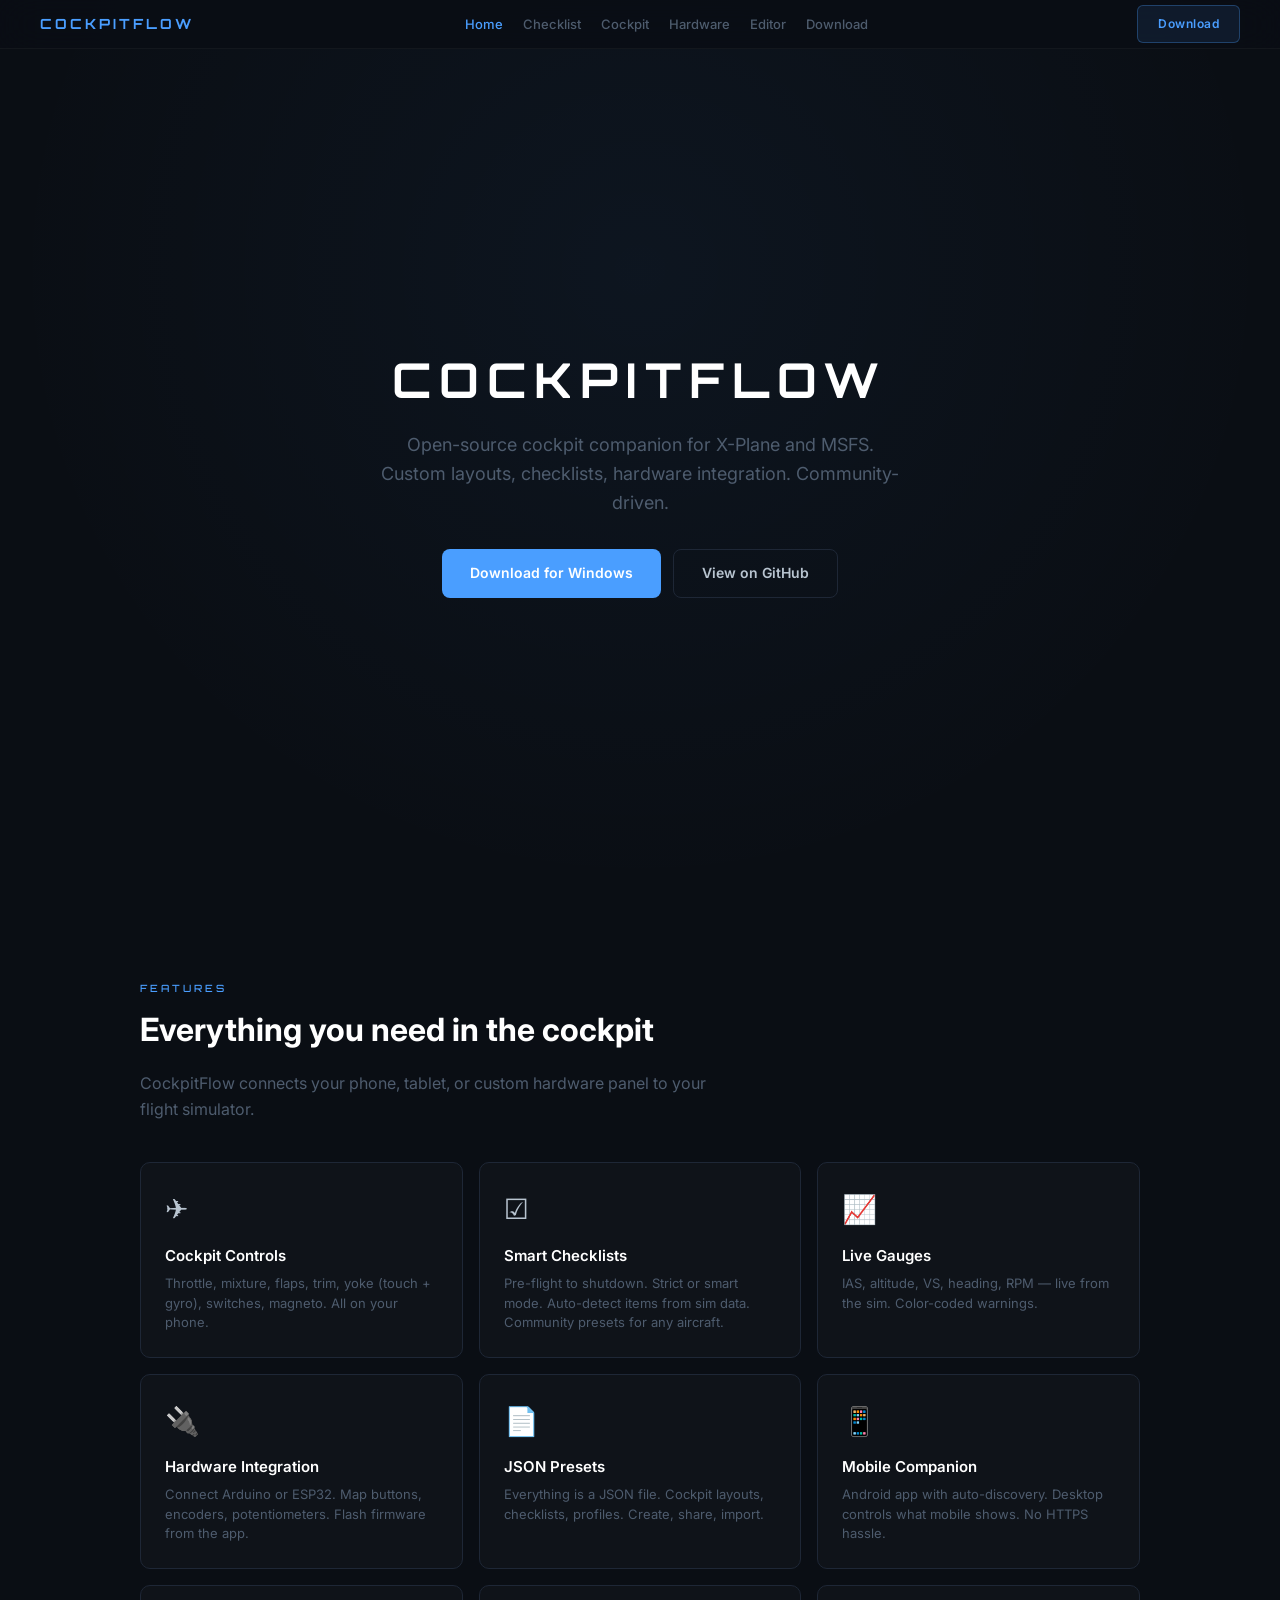
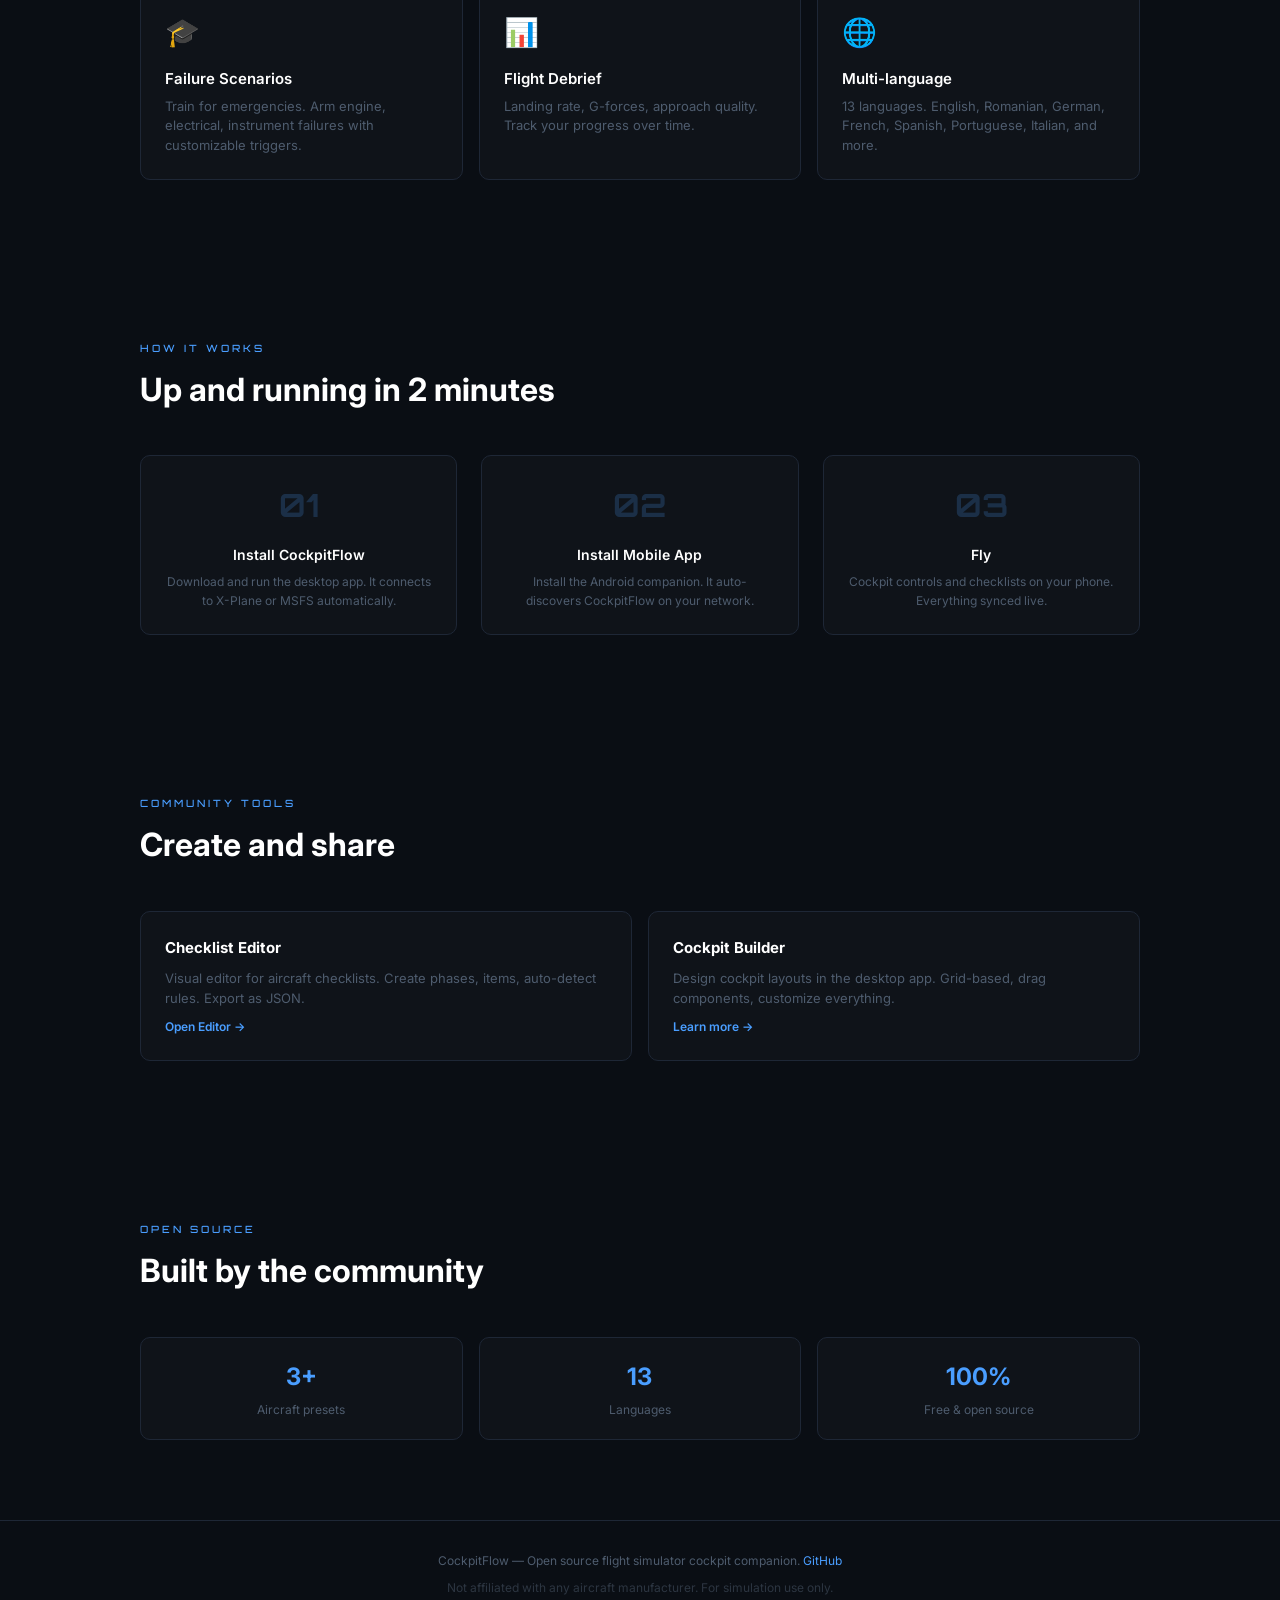
<file: index.html>
<!DOCTYPE html>
<html lang="en">
<head>
<meta charset="UTF-8">
<meta name="viewport" content="width=device-width, initial-scale=1.0">
<title>CockpitFlow — Flight Simulator Cockpit Companion</title>
<meta name="description" content="Open-source cockpit companion for flight simulators. Custom cockpit layouts, checklists, hardware integration. X-Plane & MSFS.">
<link rel="stylesheet" href="style.css">
</head>
<body>
<nav></nav>


<div class="hero">
  <h1>COCKPITFLOW</h1>
  <p>Open-source cockpit companion for X-Plane and MSFS. Custom layouts, checklists, hardware integration. Community-driven.</p>
  <div class="hero-btns">
    <a href="download.html" class="btn btn-primary">Download for Windows</a>
    <a href="https://github.com/CockpitFlow/cockpitflow" class="btn btn-secondary">View on GitHub</a>
  </div>
</div>

<section id="features">
  <div class="container">
    <div class="section-label">FEATURES</div>
    <h2 class="section-title">Everything you need in the cockpit</h2>
    <p class="section-desc">CockpitFlow connects your phone, tablet, or custom hardware panel to your flight simulator.</p>
    <div class="features">
      <div class="feature">
        <div class="feature-icon">&#9992;</div>
        <h3>Cockpit Controls</h3>
        <p>Throttle, mixture, flaps, trim, yoke (touch + gyro), switches, magneto. All on your phone.</p>
      </div>
      <div class="feature">
        <div class="feature-icon">&#9745;</div>
        <h3>Smart Checklists</h3>
        <p>Pre-flight to shutdown. Strict or smart mode. Auto-detect items from sim data. Community presets for any aircraft.</p>
      </div>
      <div class="feature">
        <div class="feature-icon">&#128200;</div>
        <h3>Live Gauges</h3>
        <p>IAS, altitude, VS, heading, RPM — live from the sim. Color-coded warnings.</p>
      </div>
      <div class="feature">
        <div class="feature-icon">&#128268;</div>
        <h3>Hardware Integration</h3>
        <p>Connect Arduino or ESP32. Map buttons, encoders, potentiometers. Flash firmware from the app.</p>
      </div>
      <div class="feature">
        <div class="feature-icon">&#128196;</div>
        <h3>JSON Presets</h3>
        <p>Everything is a JSON file. Cockpit layouts, checklists, profiles. Create, share, import.</p>
      </div>
      <div class="feature">
        <div class="feature-icon">&#128241;</div>
        <h3>Mobile Companion</h3>
        <p>Android app with auto-discovery. Desktop controls what mobile shows. No HTTPS hassle.</p>
      </div>
      <div class="feature">
        <div class="feature-icon">&#127891;</div>
        <h3>Failure Scenarios</h3>
        <p>Train for emergencies. Arm engine, electrical, instrument failures with customizable triggers.</p>
      </div>
      <div class="feature">
        <div class="feature-icon">&#128202;</div>
        <h3>Flight Debrief</h3>
        <p>Landing rate, G-forces, approach quality. Track your progress over time.</p>
      </div>
      <div class="feature">
        <div class="feature-icon">&#127760;</div>
        <h3>Multi-language</h3>
        <p>13 languages. English, Romanian, German, French, Spanish, Portuguese, Italian, and more.</p>
      </div>
    </div>
  </div>
</section>

<section style="background: var(--surface);">
  <div class="container">
    <div class="section-label">HOW IT WORKS</div>
    <h2 class="section-title">Up and running in 2 minutes</h2>
    <div class="steps">
      <div class="step"><div class="step-num">01</div><h3>Install CockpitFlow</h3><p>Download and run the desktop app. It connects to X-Plane or MSFS automatically.</p></div>
      <div class="step"><div class="step-num">02</div><h3>Install Mobile App</h3><p>Install the Android companion. It auto-discovers CockpitFlow on your network.</p></div>
      <div class="step"><div class="step-num">03</div><h3>Fly</h3><p>Cockpit controls and checklists on your phone. Everything synced live.</p></div>
    </div>
  </div>
</section>

<section>
  <div class="container">
    <div class="section-label">COMMUNITY TOOLS</div>
    <h2 class="section-title">Create and share</h2>
    <div class="tools">
      <div class="tool">
        <h3>Checklist Editor</h3>
        <p>Visual editor for aircraft checklists. Create phases, items, auto-detect rules. Export as JSON.</p>
        <a href="checklist-editor.html">Open Editor &rarr;</a>
      </div>
      <div class="tool">
        <h3>Cockpit Builder</h3>
        <p>Design cockpit layouts in the desktop app. Grid-based, drag components, customize everything.</p>
        <a href="cockpit.html">Learn more &rarr;</a>
      </div>
    </div>
  </div>
</section>

<section style="background: var(--surface);">
  <div class="container">
    <div class="section-label">OPEN SOURCE</div>
    <h2 class="section-title">Built by the community</h2>
    <div class="comm-grid">
      <div class="comm-card"><h3>3+</h3><p>Aircraft presets</p></div>
      <div class="comm-card"><h3>13</h3><p>Languages</p></div>
      <div class="comm-card"><h3>100%</h3><p>Free & open source</p></div>
    </div>
  </div>
</section>


<footer></footer>
<script src="components.js" defer></script>
</body>
</html>
</file>
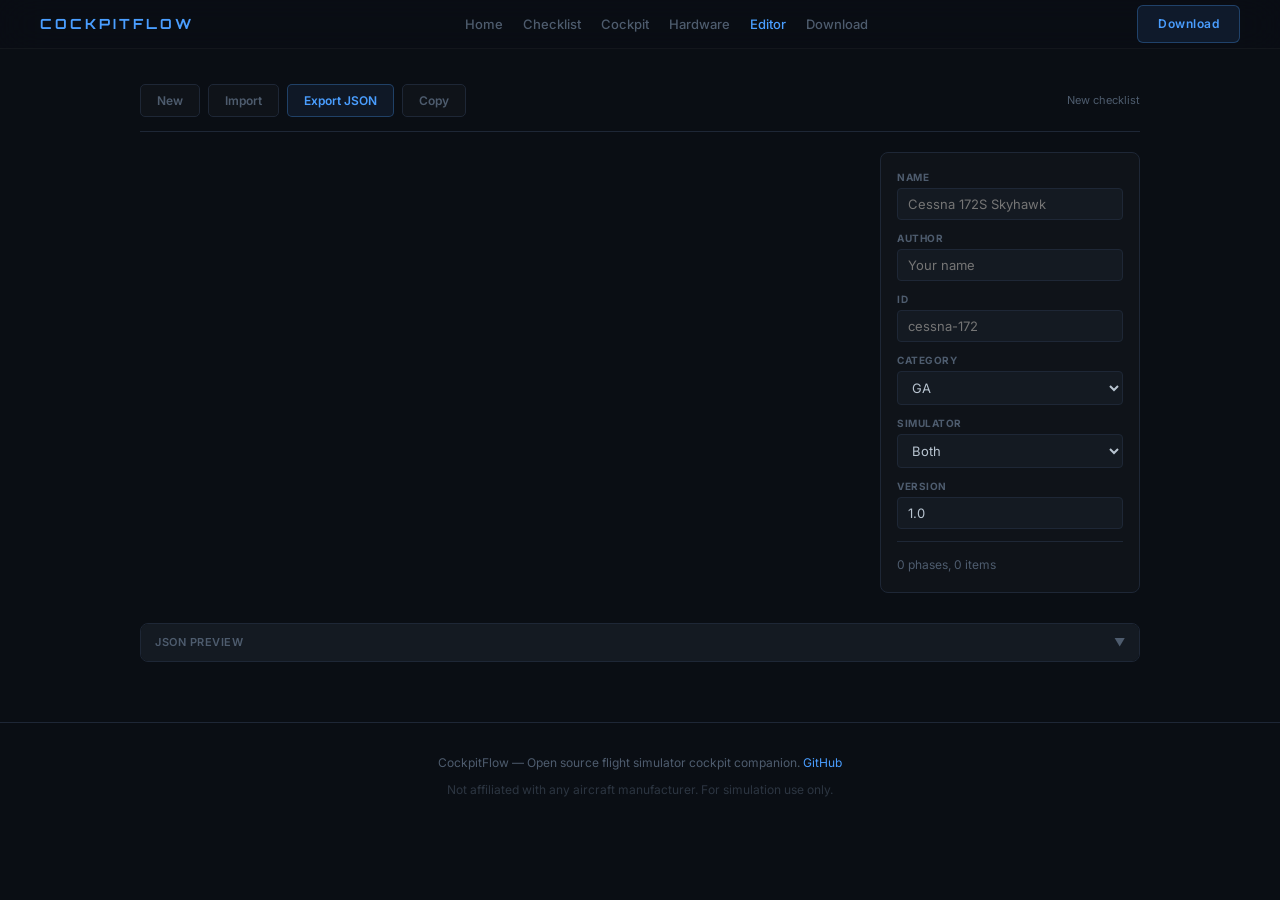
<file: checklist-editor.html>
<!DOCTYPE html>
<html lang="en">
<head>
<meta charset="UTF-8">
<meta name="viewport" content="width=device-width, initial-scale=1.0">
<title>Checklist Editor — CockpitFlow</title>
<link rel="stylesheet" href="style.css">
<style>
.ed-page { padding-top: 70px; padding-bottom: 60px; }
.ed-toolbar { display:flex; align-items:center; gap:8px; flex-wrap:wrap; padding:14px 0; margin-bottom:20px; border-bottom:1px solid var(--cf-border); }
.ed-btn { padding:8px 16px; background:var(--cf-surface); border:1px solid var(--cf-border); border-radius:5px; color:var(--cf-dim); font-size:12px; font-weight:600; cursor:pointer; font-family:inherit; }
.ed-btn:hover { border-color:var(--cf-dim); color:var(--cf-text); }
.ed-btn.primary { background:rgba(74,158,255,.08); border-color:rgba(74,158,255,.3); color:var(--cf-accent); }
.ed-spacer { flex:1; }
.ed-status { font-size:11px; color:var(--cf-dim); }
.ed-layout { display:flex; gap:20px; align-items:flex-start; }
.ed-main { flex:1; min-width:0; }
.ed-side { width:260px; flex-shrink:0; position:sticky; top:70px; background:var(--cf-surface); border:1px solid var(--cf-border); border-radius:8px; padding:16px; }
.ed-field { margin-bottom:10px; }
.ed-field label { display:block; font-size:10px; font-weight:700; color:var(--cf-dim); letter-spacing:.5px; margin-bottom:3px; }
.ed-field input,.ed-field select { width:100%; padding:7px 10px; background:var(--cf-surface2); border:1px solid var(--cf-border); border-radius:4px; color:var(--cf-text); font-size:13px; outline:none; font-family:inherit; }
.ed-field input:focus,.ed-field select:focus { border-color:var(--cf-accent); }
.ed-phase { background:var(--cf-surface); border:1px solid var(--cf-border); border-radius:8px; margin-bottom:12px; overflow:hidden; }
.ed-phase-header { display:flex; align-items:center; gap:8px; padding:12px 14px; background:var(--cf-surface2); border-bottom:1px solid var(--cf-border); }
.ed-phase-name { flex:1; background:none; border:none; border-bottom:1px solid transparent; color:#fff; font-size:14px; font-weight:600; outline:none; font-family:inherit; padding:2px 0; }
.ed-phase-name:focus { border-bottom-color:var(--cf-accent); }
.ed-phase-count { font-family:'Share Tech Mono',monospace; font-size:11px; color:var(--cf-dim); }
.ed-phase-del { padding:2px 8px; background:none; border:1px solid var(--cf-border); border-radius:3px; color:var(--cf-dim); font-size:11px; cursor:pointer; }
.ed-phase-del:hover { border-color:var(--cf-red); color:var(--cf-red); }
.ed-phase-body { padding:8px; }
.ed-item { padding:12px; background:var(--cf-bg); border:1px solid var(--cf-border); border-radius:6px; margin-bottom:6px; }
.ed-item-row { display:flex; gap:8px; align-items:center; margin-bottom:6px; }
.ed-inp { padding:6px 10px; background:var(--cf-surface); border:1px solid var(--cf-border); border-radius:4px; color:var(--cf-text); font-size:13px; outline:none; font-family:inherit; }
.ed-inp:focus { border-color:var(--cf-accent); }
.ed-inp.label { flex:1; font-weight:600; }
.ed-inp.expected { width:110px; font-family:'Share Tech Mono',monospace; color:var(--cf-accent); }
.ed-inp.full { flex:1; }
.ed-fld { font-size:9px; font-weight:700; color:var(--cf-dim); letter-spacing:.5px; min-width:55px; }
.ed-del { padding:4px 10px; background:none; border:1px solid var(--cf-border); border-radius:3px; color:var(--cf-dim); font-size:11px; cursor:pointer; }
.ed-del:hover { border-color:var(--cf-red); color:var(--cf-red); }
.ed-ad { display:flex; flex-direction:column; gap:4px; padding:8px 10px; background:var(--cf-surface); border-radius:5px; margin-top:6px; }
.ed-ad-row { display:flex; gap:6px; align-items:center; }
.ed-ad-lbl { font-size:9px; font-weight:700; letter-spacing:.5px; min-width:60px; }
.ed-ad-lbl.xp { color:var(--cf-accent); }
.ed-ad-lbl.ms { color:var(--cf-green); }
.ed-ad-lbl.co { color:var(--cf-amber); }
.ed-ad-inp { flex:1; padding:5px 8px; background:var(--cf-bg); border:1px solid var(--cf-border); border-radius:3px; color:var(--cf-text); font-size:12px; font-family:'Share Tech Mono',monospace; outline:none; }
.ed-ad-inp:focus { border-color:var(--cf-accent); }
.ed-ad-inp.co { width:70px; flex:none; }
.ed-add { padding:10px; background:none; border:2px dashed var(--cf-border); border-radius:6px; color:var(--cf-dim); font-size:12px; font-weight:600; cursor:pointer; width:100%; text-align:center; font-family:inherit; }
.ed-add:hover { border-color:var(--cf-accent); color:var(--cf-accent); }
.ed-add-phase { padding:14px; border-radius:8px; font-size:13px; margin-top:8px; }
.ed-json { margin-top:30px; background:var(--cf-surface); border:1px solid var(--cf-border); border-radius:8px; overflow:hidden; }
.ed-json-hdr { display:flex; align-items:center; justify-content:space-between; padding:10px 14px; background:var(--cf-surface2); cursor:pointer; }
.ed-json-hdr span { font-size:11px; font-weight:600; color:var(--cf-dim); letter-spacing:.5px; }
.ed-json-body { display:none; padding:14px; max-height:400px; overflow:auto; }
.ed-json-body.open { display:block; }
.ed-json-body pre { font-family:'Share Tech Mono',monospace; font-size:11px; color:var(--cf-dim); line-height:1.6; white-space:pre; }
.ed-stats { font-size:12px; color:var(--cf-dim); line-height:1.8; border-top:1px solid var(--cf-border); padding-top:12px; margin-top:12px; }
.ed-stats strong { color:var(--cf-text); }
@media (max-width:800px) { .ed-layout { flex-direction:column-reverse; } .ed-side { width:100%; position:static; } }
</style>
</head>
<body>
<nav></nav>


<div class="ed-page">
  <div class="container">
    <div class="ed-toolbar">
      <button class="ed-btn" onclick="fresh()">New</button>
      <button class="ed-btn" onclick="importJSON()">Import</button>
      <button class="ed-btn primary" onclick="exportJSON()">Export JSON</button>
      <button class="ed-btn" onclick="copyJSON()">Copy</button>
      <div class="ed-spacer"></div>
      <span class="ed-status" id="st">New checklist</span>
    </div>
    <div class="ed-layout">
      <div class="ed-main" id="main"></div>
      <div class="ed-side">
        <div class="ed-field"><label>NAME</label><input id="mName" oninput="meta()" placeholder="Cessna 172S Skyhawk"></div>
        <div class="ed-field"><label>AUTHOR</label><input id="mAuthor" oninput="meta()" placeholder="Your name"></div>
        <div class="ed-field"><label>ID</label><input id="mId" oninput="meta()" placeholder="cessna-172"></div>
        <div class="ed-field"><label>CATEGORY</label><select id="mCat" onchange="meta()"><option>GA</option><option>Narrowbody</option><option>Widebody</option><option>Heavy</option><option>Turboprop</option><option>Military</option><option>Helicopter</option></select></div>
        <div class="ed-field"><label>SIMULATOR</label><select id="mSim" onchange="meta()"><option value="both">Both</option><option value="xplane">X-Plane</option><option value="msfs">MSFS</option></select></div>
        <div class="ed-field"><label>VERSION</label><input id="mVer" oninput="meta()" value="1.0"></div>
        <div class="ed-stats" id="stats">0 phases, 0 items</div>
      </div>
    </div>
    <div class="ed-json">
      <div class="ed-json-hdr" onclick="document.getElementById('jb').classList.toggle('open')"><span>JSON PREVIEW</span><span>&#9660;</span></div>
      <div class="ed-json-body" id="jb"><pre id="jp">{}</pre></div>
    </div>
  </div>
</div>


<footer></footer>
<script src="components.js" defer></script>
</body>
</html>
</file>
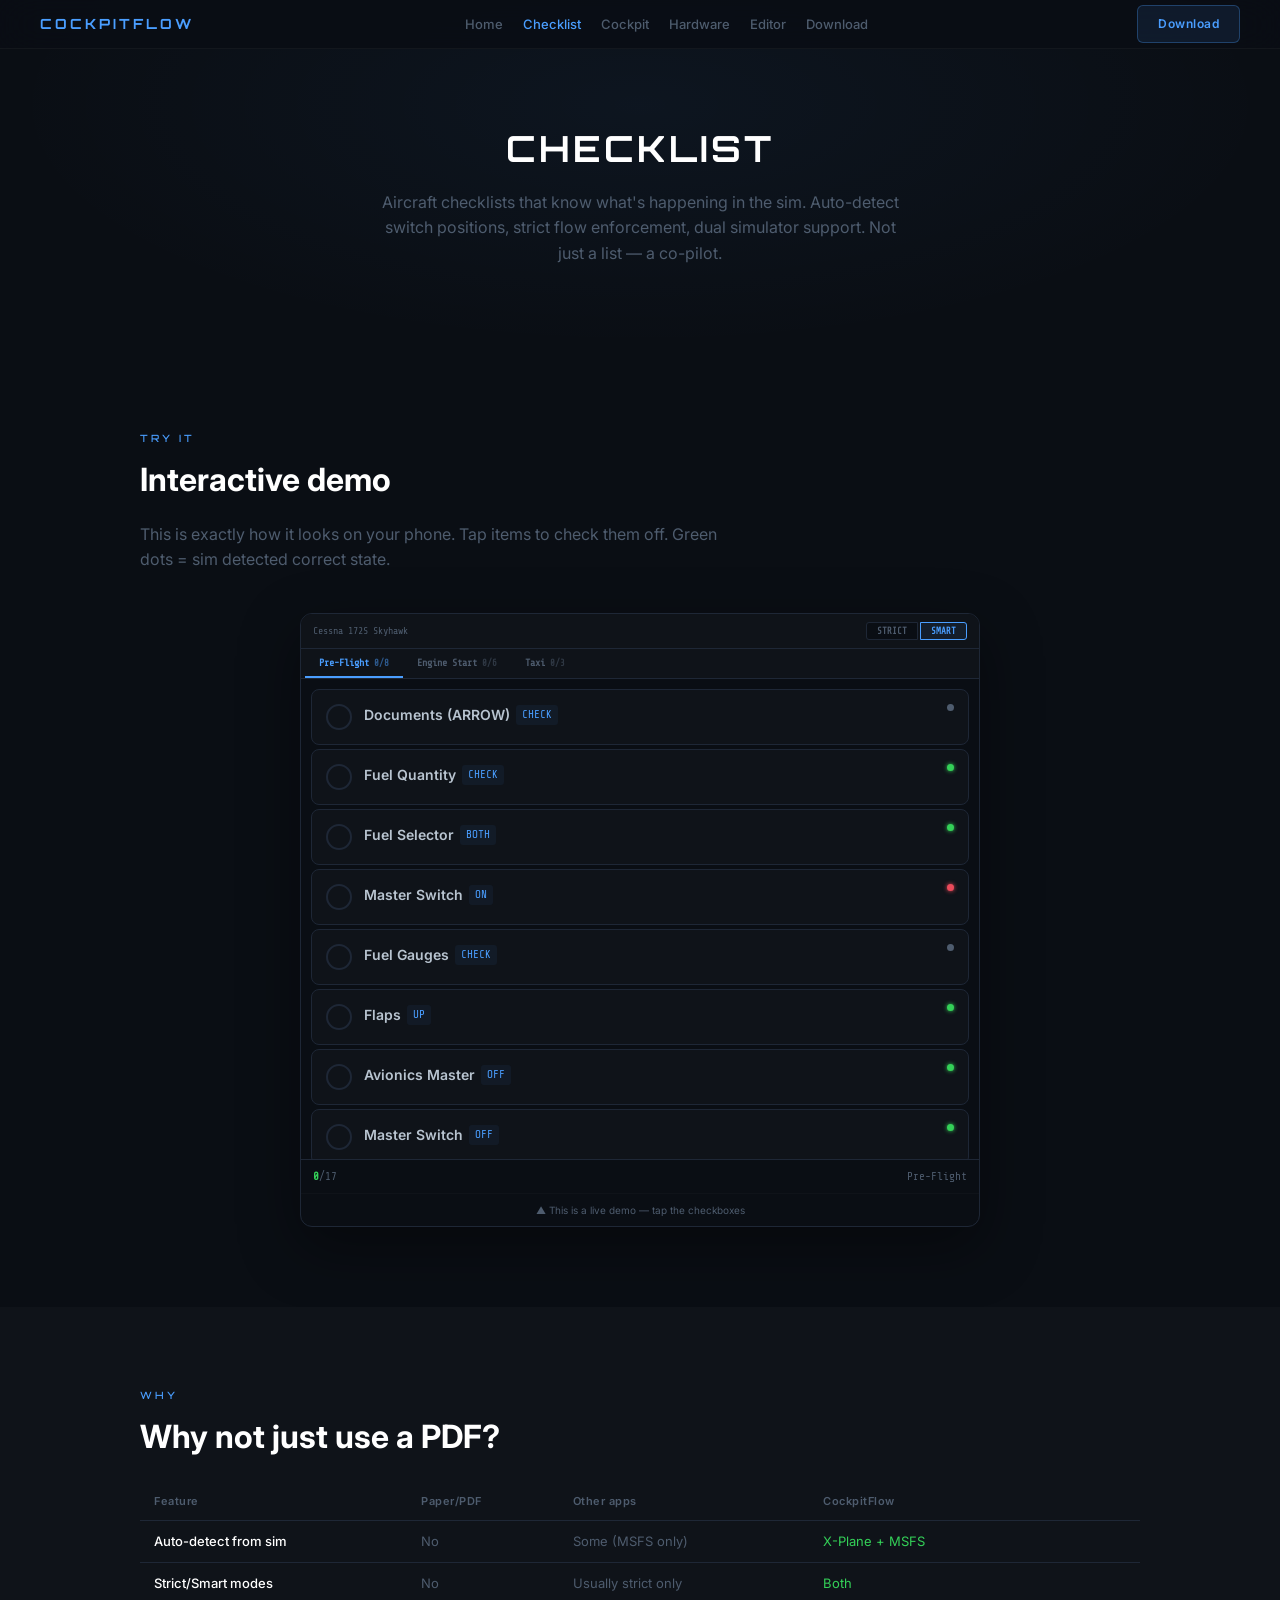
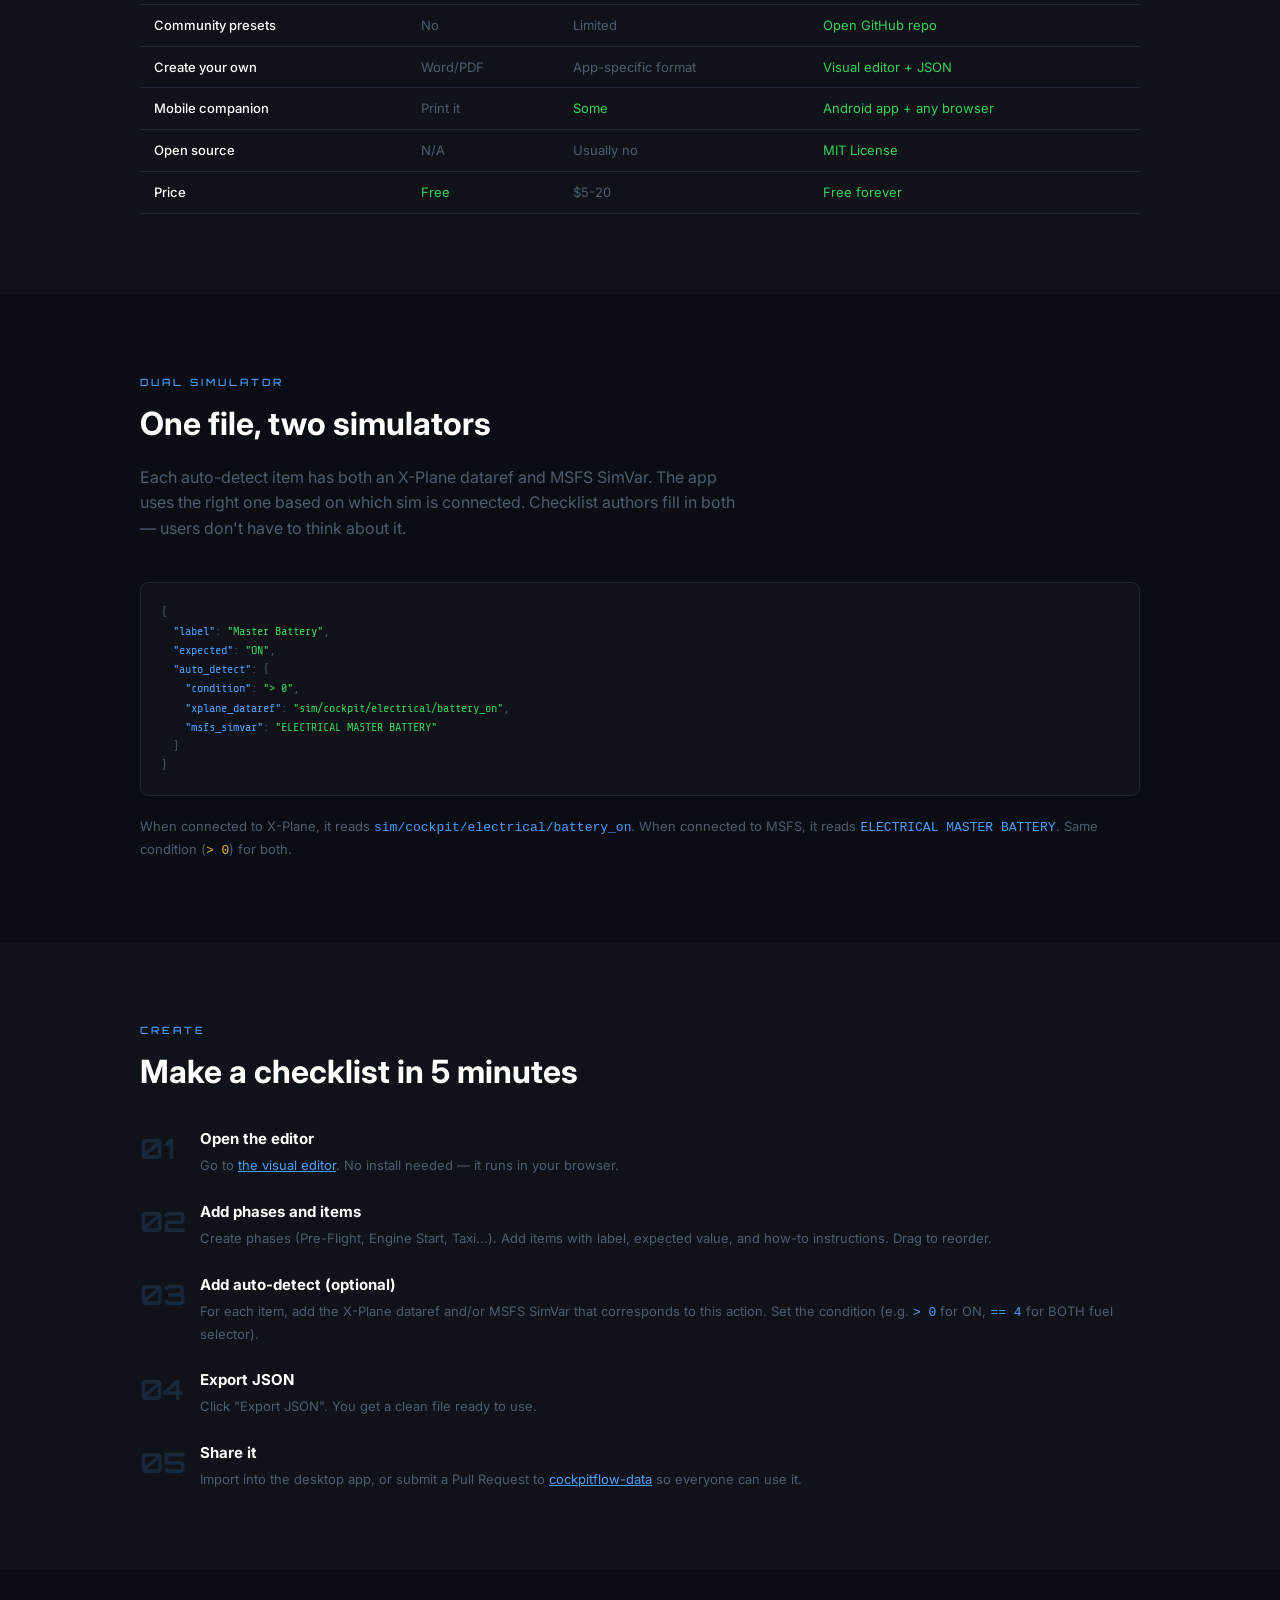
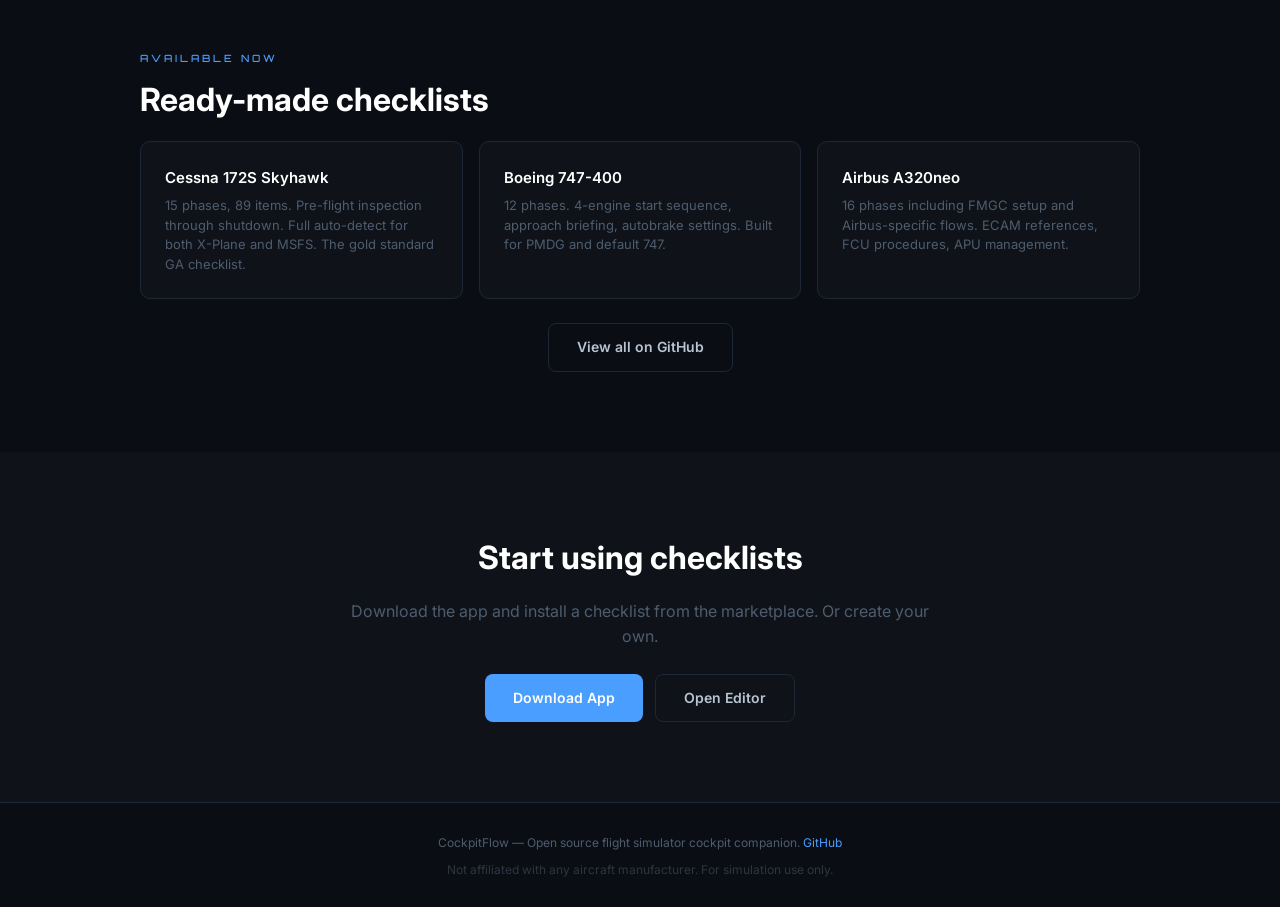
<file: checklist.html>
<!DOCTYPE html>
<html lang="en">
<head>
<meta charset="UTF-8">
<meta name="viewport" content="width=device-width, initial-scale=1.0">
<title>Checklist Module — CockpitFlow</title>
<meta name="description" content="Smart aircraft checklists with auto-detect from sim data. Cessna 172, Boeing 747, Airbus A320 and more. Open source.">

<link rel="stylesheet" href="style.css">
<style>
/* Map cf-theme vars to short names used by demo */
:root {
  --green: var(--cf-green); --red: var(--cf-red); --accent: var(--cf-accent);
  --amber: var(--cf-amber); --border: var(--cf-border); --dim: var(--cf-dim);
  --surface: var(--cf-surface); --text: var(--cf-text);
}
/* Demo checklist */
.demo-wrap {
  max-width: 680px; margin: 0 auto;
  background: #0a0e14; border: 1px solid var(--border);
  border-radius: 12px; overflow: hidden; box-shadow: 0 20px 60px rgba(0,0,0,.4);
}
.demo-bar {
  display: flex; overflow-x: auto; background: #0f1319;
  border-bottom: 1px solid var(--border); padding: 0 4px;
}
.demo-bar::-webkit-scrollbar { height: 0; }
.demo-tab {
  padding: 8px 14px; background: none; border: none;
  color: var(--dim); font-family: 'Share Tech Mono', monospace; font-size: 10px;
  font-weight: 600; cursor: pointer; white-space: nowrap;
  border-bottom: 2px solid transparent; flex-shrink: 0;
}
.demo-tab.on { color: var(--accent); border-bottom-color: var(--accent); }
.demo-tab.done { color: var(--green); }
.demo-items { padding: 10px; max-height: 480px; overflow-y: auto; }
.demo-item {
  display: flex; align-items: flex-start; gap: 12px;
  padding: 14px; margin-bottom: 4px;
  background: #0f1319; border: 1px solid var(--border);
  border-radius: 8px; cursor: pointer; transition: all .15s;
  min-height: 54px;
}
.demo-item:hover { border-color: rgba(74,158,255,.15); }
.demo-item.checked .demo-chk { background: var(--green); border-color: var(--green); }
.demo-item.checked .demo-label { opacity: .5; text-decoration: line-through; }
.demo-item.current { border-color: var(--accent); background: rgba(74,158,255,.03); }
.demo-item.current .demo-chk { border-color: var(--accent); }
.demo-item.current .demo-chk::before {
  content: ''; position: absolute; top: 50%; left: 50%; transform: translate(-50%,-50%);
  width: 10px; height: 10px; border-radius: 50%; background: var(--accent);
  animation: pulse-dot 1.5s ease-in-out infinite;
}
@keyframes pulse-dot { 0%,100% { opacity: 1; transform: translate(-50%,-50%) scale(1); } 50% { opacity: .5; transform: translate(-50%,-50%) scale(.7); } }
.demo-item.locked { opacity: .3; pointer-events: none; }
.demo-chk {
  width: 26px; height: 26px; border-radius: 50%; flex-shrink: 0;
  border: 2px solid var(--border); transition: all .2s;
  position: relative; display: flex; align-items: center; justify-content: center;
}
.demo-item.checked .demo-chk::after {
  content: '✓'; color: #fff; font-size: 14px; font-weight: 700; line-height: 1;
}
.demo-body { flex: 1; min-width: 0; }
.demo-top { display: flex; align-items: center; gap: 6px; flex-wrap: wrap; }
.demo-label { font-size: 14px; font-weight: 600; }
.demo-how {
  font-size: 12px; color: var(--dim); margin-top: 6px; line-height: 1.4;
  display: none; padding-top: 6px; border-top: 1px solid rgba(255,255,255,.03);
}
.demo-item.expanded .demo-how { display: block; }
.demo-exp {
  font-family: 'Share Tech Mono', monospace; font-size: 11px;
  color: var(--accent); padding: 1px 6px; background: rgba(74,158,255,.06);
  border-radius: 3px;
}
.demo-dot { width: 7px; height: 7px; border-radius: 50%; flex-shrink: 0; }
.demo-dot.ok { background: var(--green); box-shadow: 0 0 4px var(--green); }
.demo-dot.fail { background: var(--red); box-shadow: 0 0 4px var(--red); }
.demo-dot.na { background: var(--dim); }
.demo-footer {
  display: flex; justify-content: space-between; align-items: center;
  padding: 8px 12px; border-top: 1px solid var(--border);
  font-family: 'Share Tech Mono', monospace; font-size: 11px; color: var(--dim);
}
.demo-footer strong { color: var(--green); }
.demo-hint {
  text-align: center; padding: 8px; font-size: 10px; color: var(--dim);
  border-top: 1px solid rgba(255,255,255,.02);
}

/* Comparison */
.cmp-table { width: 100%; border-collapse: collapse; margin-top: 20px; }
.cmp-table th, .cmp-table td {
  padding: 10px 14px; text-align: left; font-size: 13px;
  border-bottom: 1px solid var(--border);
}
.cmp-table th { color: var(--dim); font-size: 11px; font-weight: 600; letter-spacing: .5px; }
.cmp-table td:first-child { color: #fff; font-weight: 500; }
.cmp-yes { color: var(--green); }
.cmp-no { color: var(--dim); }
.cmp-table tr:hover td { background: rgba(74,158,255,.02); }

/* Tutorial steps */
.tut-steps { display: flex; flex-direction: column; gap: 24px; margin-top: 30px; }
.tut-step { display: flex; gap: 20px; align-items: flex-start; }
.tut-num {
  font-family: 'Orbitron'; font-size: 28px; font-weight: 700;
  color: rgba(74,158,255,.15); flex-shrink: 0; width: 40px;
}
.tut-content { flex: 1; }
.tut-content h3 { font-size: 15px; color: #fff; margin-bottom: 4px; }
.tut-content p { font-size: 13px; color: var(--dim); }
</style>
</head>
<body>
<nav></nav>


<div class="page-hero">
  <h1>CHECKLIST</h1>
  <p>Aircraft checklists that know what's happening in the sim. Auto-detect switch positions, strict flow enforcement, dual simulator support. Not just a list — a co-pilot.</p>
</div>

<!-- LIVE DEMO -->
<section>
  <div class="container">
    <div class="section-label">TRY IT</div>
    <h2 class="section-title">Interactive demo</h2>
    <p class="section-desc">This is exactly how it looks on your phone. Tap items to check them off. Green dots = sim detected correct state.</p>

    <div class="demo-wrap" id="demo">
      <div style="display:flex;align-items:center;justify-content:space-between;padding:8px 12px;border-bottom:1px solid var(--border);background:#0f1319">
        <span style="font-family:'Share Tech Mono',monospace;font-size:10px;color:var(--dim)">Cessna 172S Skyhawk</span>
        <div style="display:flex;gap:2px">
          <button id="modeStrict" onclick="setMode('strict')" style="padding:3px 10px;background:#0a0e14;border:1px solid var(--border);border-radius:3px 0 0 3px;color:var(--dim);font-family:'Share Tech Mono',monospace;font-size:9px;font-weight:600;cursor:pointer">STRICT</button>
          <button id="modeSmart" onclick="setMode('smart')" style="padding:3px 10px;background:rgba(74,158,255,.08);border:1px solid var(--accent);border-radius:0 3px 3px 0;color:var(--accent);font-family:'Share Tech Mono',monospace;font-size:9px;font-weight:600;cursor:pointer">SMART</button>
        </div>
      </div>
      <div class="demo-bar" id="demoTabs"></div>
      <div class="demo-items" id="demoItems"></div>
      <div class="demo-footer">
        <span><strong id="demoDone">0</strong>/<span id="demoTotal">0</span></span>
        <span>Pre-Flight</span>
      </div>
      <div class="demo-hint">&#9650; This is a live demo — tap the checkboxes</div>
    </div>
  </div>
</section>

<!-- WHY -->
<section style="background: var(--surface);">
  <div class="container">
    <div class="section-label">WHY</div>
    <h2 class="section-title">Why not just use a PDF?</h2>

    <table class="cmp-table">
      <thead>
        <tr><th>Feature</th><th>Paper/PDF</th><th>Other apps</th><th>CockpitFlow</th></tr>
      </thead>
      <tbody>
        <tr>
          <td>Auto-detect from sim</td>
          <td class="cmp-no">No</td>
          <td class="cmp-no">Some (MSFS only)</td>
          <td class="cmp-yes">X-Plane + MSFS</td>
        </tr>
        <tr>
          <td>Strict/Smart modes</td>
          <td class="cmp-no">No</td>
          <td class="cmp-no">Usually strict only</td>
          <td class="cmp-yes">Both</td>
        </tr>
        <tr>
          <td>Community presets</td>
          <td class="cmp-no">No</td>
          <td class="cmp-no">Limited</td>
          <td class="cmp-yes">Open GitHub repo</td>
        </tr>
        <tr>
          <td>Create your own</td>
          <td class="cmp-no">Word/PDF</td>
          <td class="cmp-no">App-specific format</td>
          <td class="cmp-yes">Visual editor + JSON</td>
        </tr>
        <tr>
          <td>Mobile companion</td>
          <td class="cmp-no">Print it</td>
          <td class="cmp-yes">Some</td>
          <td class="cmp-yes">Android app + any browser</td>
        </tr>
        <tr>
          <td>Open source</td>
          <td class="cmp-no">N/A</td>
          <td class="cmp-no">Usually no</td>
          <td class="cmp-yes">MIT License</td>
        </tr>
        <tr>
          <td>Price</td>
          <td class="cmp-yes">Free</td>
          <td class="cmp-no">$5-20</td>
          <td class="cmp-yes">Free forever</td>
        </tr>
      </tbody>
    </table>
  </div>
</section>

<!-- DUAL SIM -->
<section>
  <div class="container">
    <div class="section-label">DUAL SIMULATOR</div>
    <h2 class="section-title">One file, two simulators</h2>
    <p class="section-desc">Each auto-detect item has both an X-Plane dataref and MSFS SimVar. The app uses the right one based on which sim is connected. Checklist authors fill in both — users don't have to think about it.</p>
    <div class="code-block"><pre>{
  <span class="key">"label"</span>: <span class="str">"Master Battery"</span>,
  <span class="key">"expected"</span>: <span class="str">"ON"</span>,
  <span class="key">"auto_detect"</span>: {
    <span class="key">"condition"</span>: <span class="str">"&gt; 0"</span>,
    <span class="key">"xplane_dataref"</span>: <span class="str">"sim/cockpit/electrical/battery_on"</span>,
    <span class="key">"msfs_simvar"</span>: <span class="str">"ELECTRICAL MASTER BATTERY"</span>
  }
}</pre></div>
    <p style="font-size:13px;color:var(--dim);margin-top:12px">When connected to X-Plane, it reads <code style="color:var(--accent)">sim/cockpit/electrical/battery_on</code>. When connected to MSFS, it reads <code style="color:var(--accent)">ELECTRICAL MASTER BATTERY</code>. Same condition (<code style="color:var(--amber)">> 0</code>) for both.</p>
  </div>
</section>

<!-- HOW TO CREATE -->
<section style="background: var(--surface);">
  <div class="container">
    <div class="section-label">CREATE</div>
    <h2 class="section-title">Make a checklist in 5 minutes</h2>

    <div class="tut-steps">
      <div class="tut-step">
        <span class="tut-num">01</span>
        <div class="tut-content">
          <h3>Open the editor</h3>
          <p>Go to <a href="editor.html" style="color:var(--accent)">the visual editor</a>. No install needed — it runs in your browser.</p>
        </div>
      </div>
      <div class="tut-step">
        <span class="tut-num">02</span>
        <div class="tut-content">
          <h3>Add phases and items</h3>
          <p>Create phases (Pre-Flight, Engine Start, Taxi...). Add items with label, expected value, and how-to instructions. Drag to reorder.</p>
        </div>
      </div>
      <div class="tut-step">
        <span class="tut-num">03</span>
        <div class="tut-content">
          <h3>Add auto-detect (optional)</h3>
          <p>For each item, add the X-Plane dataref and/or MSFS SimVar that corresponds to this action. Set the condition (e.g. <code style="color:var(--accent)">> 0</code> for ON, <code style="color:var(--accent)">== 4</code> for BOTH fuel selector).</p>
        </div>
      </div>
      <div class="tut-step">
        <span class="tut-num">04</span>
        <div class="tut-content">
          <h3>Export JSON</h3>
          <p>Click "Export JSON". You get a clean file ready to use.</p>
        </div>
      </div>
      <div class="tut-step">
        <span class="tut-num">05</span>
        <div class="tut-content">
          <h3>Share it</h3>
          <p>Import into the desktop app, or submit a Pull Request to <a href="https://github.com/CockpitFlow/cockpitflow-data" style="color:var(--accent)">cockpitflow-data</a> so everyone can use it.</p>
        </div>
      </div>
    </div>
  </div>
</section>

<!-- PRESETS -->
<section>
  <div class="container">
    <div class="section-label">AVAILABLE NOW</div>
    <h2 class="section-title">Ready-made checklists</h2>
    <div class="features">
      <div class="feature">
        <h3>Cessna 172S Skyhawk</h3>
        <p>15 phases, 89 items. Pre-flight inspection through shutdown. Full auto-detect for both X-Plane and MSFS. The gold standard GA checklist.</p>
      </div>
      <div class="feature">
        <h3>Boeing 747-400</h3>
        <p>12 phases. 4-engine start sequence, approach briefing, autobrake settings. Built for PMDG and default 747.</p>
      </div>
      <div class="feature">
        <h3>Airbus A320neo</h3>
        <p>16 phases including FMGC setup and Airbus-specific flows. ECAM references, FCU procedures, APU management.</p>
      </div>
    </div>
    <div style="text-align:center;margin-top:24px">
      <a href="https://github.com/CockpitFlow/cockpitflow-data/tree/main/checklists" class="btn btn-secondary">View all on GitHub</a>
    </div>
  </div>
</section>

<!-- CTA -->
<section style="background: var(--surface); text-align: center;">
  <div class="container">
    <h2 class="section-title">Start using checklists</h2>
    <p class="section-desc" style="margin: 0 auto 24px;">Download the app and install a checklist from the marketplace. Or create your own.</p>
    <div class="btn-row">
      <a href="download.html" class="btn btn-primary">Download App</a>
      <a href="editor.html" class="btn btn-secondary">Open Editor</a>
    </div>
  </div>
</section>


<script>
// Live demo checklist
const demoData = {
  phases: [
    { name: 'Pre-Flight', items: [
      { label: 'Documents (ARROW)', expected: 'CHECK', dot: 'na', how: 'Verify Airworthiness cert, Registration, Operating handbook, Weight & balance, Radio license.' },
      { label: 'Fuel Quantity', expected: 'CHECK', dot: 'ok', how: 'Visually check fuel level through filler caps on each wing.' },
      { label: 'Fuel Selector', expected: 'BOTH', dot: 'ok', how: 'Turn the fuel selector valve handle to the BOTH position.' },
      { label: 'Master Switch', expected: 'ON', dot: 'fail', how: 'Push both halves of the red master switch (BAT and ALT) to ON.' },
      { label: 'Fuel Gauges', expected: 'CHECK', dot: 'na', how: 'Compare gauge readings against visual inspection.' },
      { label: 'Flaps', expected: 'UP', dot: 'ok', how: 'Move flap lever fully up. Verify flaps retracted visually.' },
      { label: 'Avionics Master', expected: 'OFF', dot: 'ok', how: 'Ensure avionics master switch is OFF before engine start.' },
      { label: 'Master Switch', expected: 'OFF', dot: 'ok', how: 'Return master switch to OFF after pre-flight checks.' },
    ]},
    { name: 'Engine Start', items: [
      { label: 'Mixture', expected: 'RICH', dot: 'ok' },
      { label: 'Carburetor Heat', expected: 'OFF', dot: 'ok' },
      { label: 'Throttle', expected: '1/4 INCH', dot: 'na' },
      { label: 'Master Switch', expected: 'ON', dot: 'fail' },
      { label: 'Beacon', expected: 'ON', dot: 'fail' },
      { label: 'Ignition', expected: 'START', dot: 'na' },
    ]},
    { name: 'Taxi', items: [
      { label: 'Parking Brake', expected: 'RELEASE', dot: 'ok' },
      { label: 'Radios', expected: 'SET', dot: 'na' },
      { label: 'Instruments', expected: 'CHECK', dot: 'na' },
    ]},
  ]
};

let demoPhase = 0;
let demoChecked = {};
let demoMode = 'smart';

function setMode(m) {
  demoMode = m;
  document.getElementById('modeStrict').style.background = m === 'strict' ? 'rgba(74,158,255,.08)' : '#0a0e14';
  document.getElementById('modeStrict').style.borderColor = m === 'strict' ? 'var(--accent)' : 'var(--border)';
  document.getElementById('modeStrict').style.color = m === 'strict' ? 'var(--accent)' : 'var(--dim)';
  document.getElementById('modeSmart').style.background = m === 'smart' ? 'rgba(74,158,255,.08)' : '#0a0e14';
  document.getElementById('modeSmart').style.borderColor = m === 'smart' ? 'var(--accent)' : 'var(--border)';
  document.getElementById('modeSmart').style.color = m === 'smart' ? 'var(--accent)' : 'var(--dim)';
  renderDemo();
}

function renderDemo() {
  const tabs = document.getElementById('demoTabs');
  const items = document.getElementById('demoItems');
  const phase = demoData.phases[demoPhase];

  tabs.innerHTML = demoData.phases.map((p, i) => {
    const done = p.items.filter((_, j) => demoChecked[`${i}-${j}`]).length;
    const allDone = done === p.items.length;
    return `<button class="demo-tab${i === demoPhase ? ' on' : ''}${allDone ? ' done' : ''}" onclick="demoPhase=${i};renderDemo()">${p.name} <span style="font-size:9px;opacity:.5">${done}/${p.items.length}</span></button>`;
  }).join('');

  const firstUnchecked = phase.items.findIndex((_, i) => !demoChecked[`${demoPhase}-${i}`]);

  items.innerHTML = phase.items.map((item, i) => {
    const key = `${demoPhase}-${i}`;
    const checked = demoChecked[key];
    const isCurrent = demoMode === 'strict' && i === firstUnchecked;
    const isLocked = demoMode === 'strict' && i > firstUnchecked && firstUnchecked >= 0 && !checked;
    return `<div class="demo-item${checked ? ' checked' : ''}${isCurrent ? ' current' : ''}${isLocked ? ' locked' : ''}" onclick="${isLocked ? '' : `this.classList.toggle('expanded')`}">
      <div class="demo-chk" onclick="event.stopPropagation();${isLocked ? '' : `demoChecked['${key}']=!demoChecked['${key}'];renderDemo()`}"></div>
      <div class="demo-body">
        <div class="demo-top">
          <span class="demo-label">${item.label}</span>
          <span class="demo-exp">${item.expected}</span>
        </div>
        ${item.how ? `<div class="demo-how">${item.how}</div>` : ''}
      </div>
      <span class="demo-dot ${item.dot}"></span>
    </div>`;
  }).join('');

  const total = demoData.phases.reduce((s, p) => s + p.items.length, 0);
  const done = Object.values(demoChecked).filter(Boolean).length;
  document.getElementById('demoDone').textContent = done;
  document.getElementById('demoTotal').textContent = total;
}
renderDemo();
</script>
<footer></footer>
<script src="components.js" defer></script>
</body>
</html>
</file>
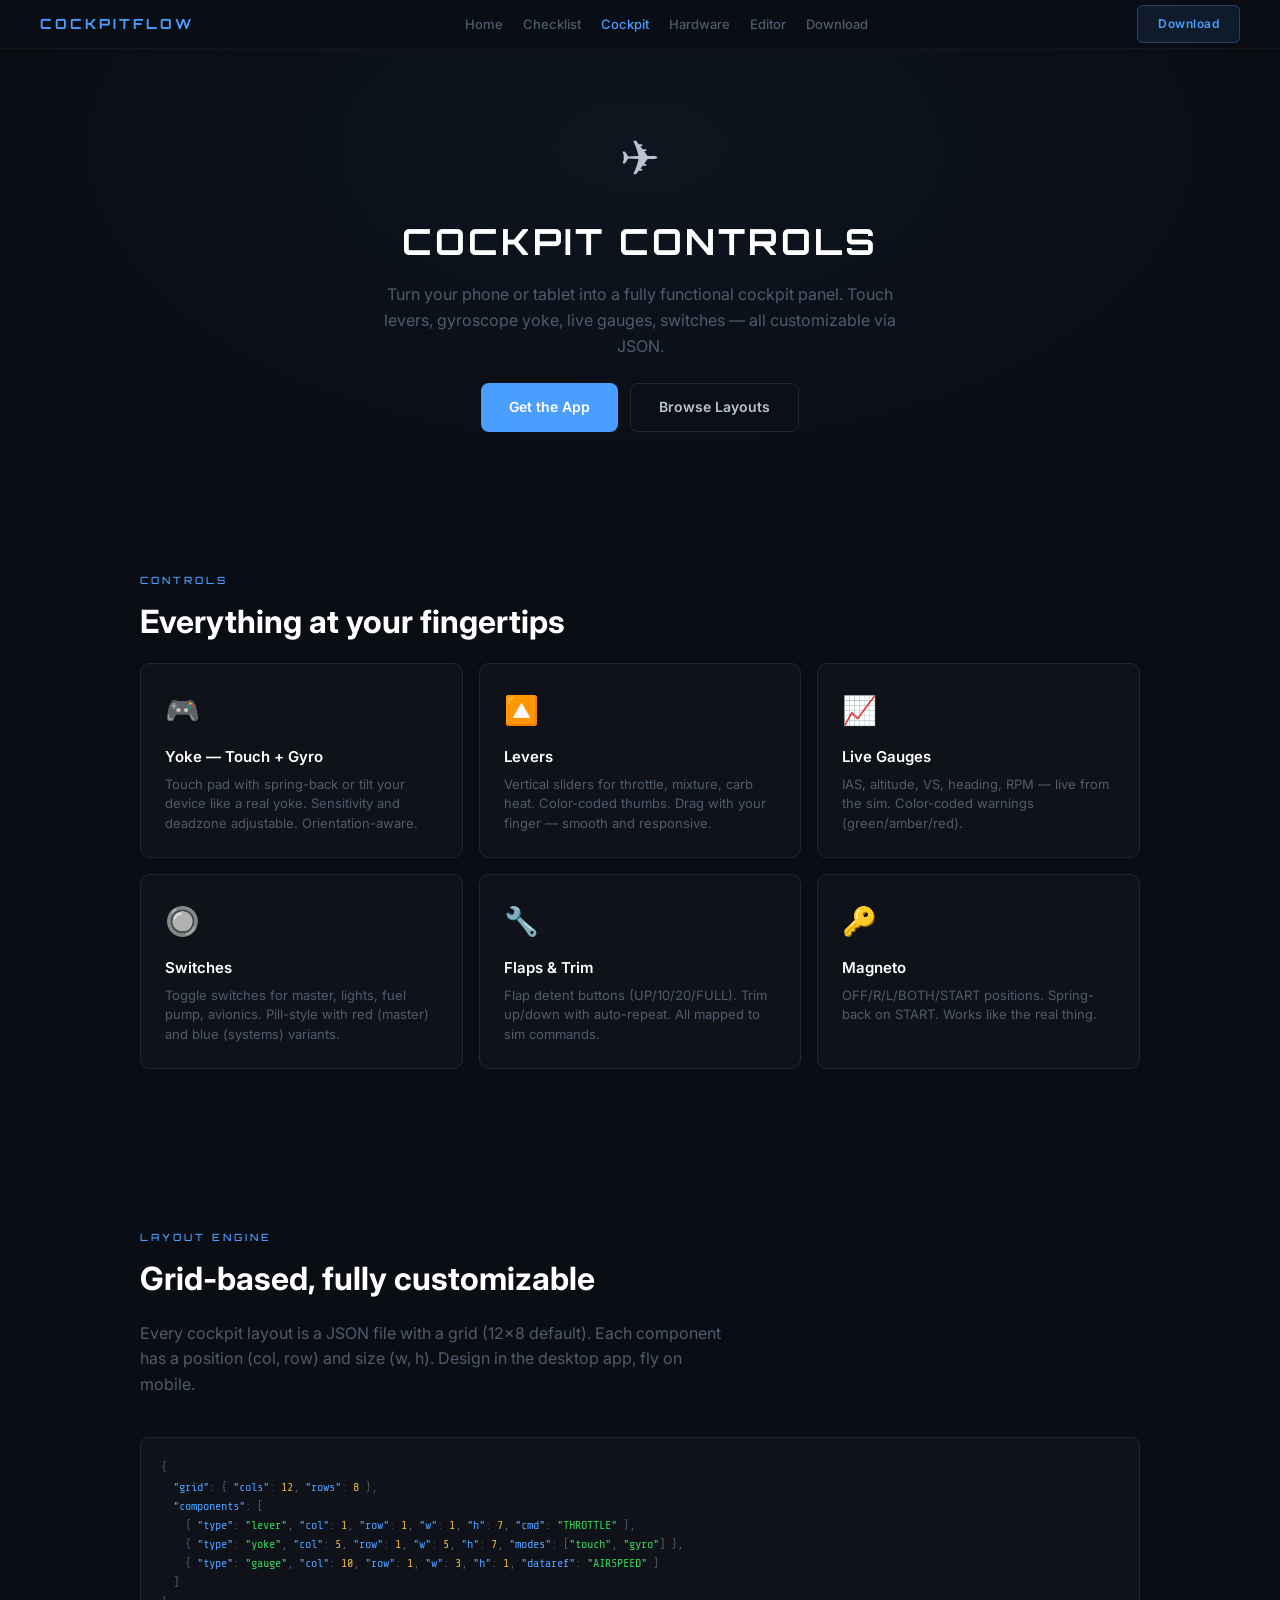
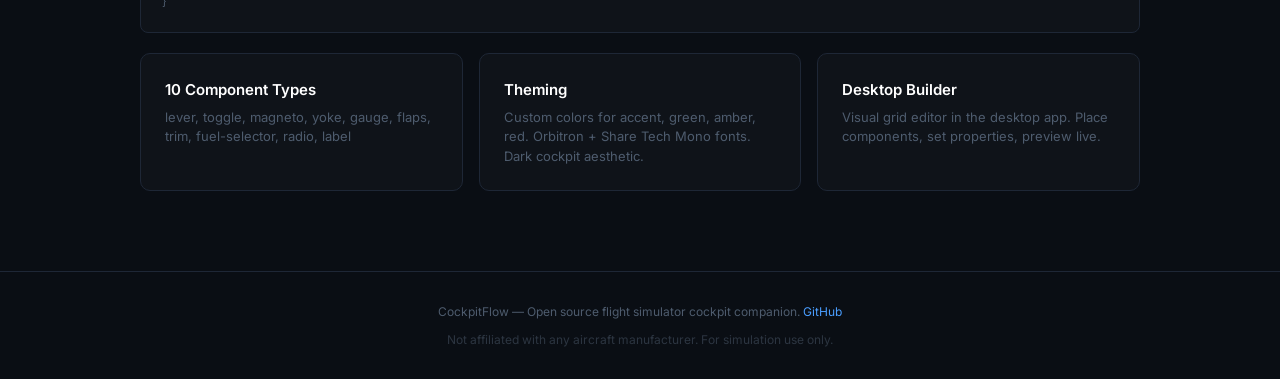
<file: cockpit.html>
<!DOCTYPE html>
<html lang="en">
<head>
<meta charset="UTF-8">
<meta name="viewport" content="width=device-width, initial-scale=1.0">
<title>Cockpit Controls — CockpitFlow</title>
<meta name="description" content="Turn your phone into a cockpit panel. Touch controls, gyro yoke, live gauges. Custom grid layouts.">

<link rel="stylesheet" href="style.css">
</head>
<body>
<nav></nav>


<div class="page-hero">
  <span class="emoji">&#9992;</span>
  <h1>COCKPIT CONTROLS</h1>
  <p>Turn your phone or tablet into a fully functional cockpit panel. Touch levers, gyroscope yoke, live gauges, switches — all customizable via JSON.</p>
  <div class="btn-row">
    <a href="download.html" class="btn btn-primary">Get the App</a>
    <a href="https://github.com/CockpitFlow/cockpitflow-data/tree/main/cockpit" class="btn btn-secondary">Browse Layouts</a>
  </div>
</div>

<section>
  <div class="container">
    <div class="section-label">CONTROLS</div>
    <h2 class="section-title">Everything at your fingertips</h2>
    <div class="features">
      <div class="feature">
        <div class="feature-icon">&#127918;</div>
        <h3>Yoke — Touch + Gyro</h3>
        <p>Touch pad with spring-back or tilt your device like a real yoke. Sensitivity and deadzone adjustable. Orientation-aware.</p>
      </div>
      <div class="feature">
        <div class="feature-icon">&#128316;</div>
        <h3>Levers</h3>
        <p>Vertical sliders for throttle, mixture, carb heat. Color-coded thumbs. Drag with your finger — smooth and responsive.</p>
      </div>
      <div class="feature">
        <div class="feature-icon">&#128200;</div>
        <h3>Live Gauges</h3>
        <p>IAS, altitude, VS, heading, RPM — live from the sim. Color-coded warnings (green/amber/red).</p>
      </div>
      <div class="feature">
        <div class="feature-icon">&#128280;</div>
        <h3>Switches</h3>
        <p>Toggle switches for master, lights, fuel pump, avionics. Pill-style with red (master) and blue (systems) variants.</p>
      </div>
      <div class="feature">
        <div class="feature-icon">&#128295;</div>
        <h3>Flaps & Trim</h3>
        <p>Flap detent buttons (UP/10/20/FULL). Trim up/down with auto-repeat. All mapped to sim commands.</p>
      </div>
      <div class="feature">
        <div class="feature-icon">&#128273;</div>
        <h3>Magneto</h3>
        <p>OFF/R/L/BOTH/START positions. Spring-back on START. Works like the real thing.</p>
      </div>
    </div>
  </div>
</section>

<section style="background: var(--surface);">
  <div class="container">
    <div class="section-label">LAYOUT ENGINE</div>
    <h2 class="section-title">Grid-based, fully customizable</h2>
    <p class="section-desc">Every cockpit layout is a JSON file with a grid (12×8 default). Each component has a position (col, row) and size (w, h). Design in the desktop app, fly on mobile.</p>
    <div class="code-block"><pre>{
  <span class="key">"grid"</span>: { <span class="key">"cols"</span>: <span class="num">12</span>, <span class="key">"rows"</span>: <span class="num">8</span> },
  <span class="key">"components"</span>: [
    { <span class="key">"type"</span>: <span class="str">"lever"</span>, <span class="key">"col"</span>: <span class="num">1</span>, <span class="key">"row"</span>: <span class="num">1</span>, <span class="key">"w"</span>: <span class="num">1</span>, <span class="key">"h"</span>: <span class="num">7</span>, <span class="key">"cmd"</span>: <span class="str">"THROTTLE"</span> },
    { <span class="key">"type"</span>: <span class="str">"yoke"</span>, <span class="key">"col"</span>: <span class="num">5</span>, <span class="key">"row"</span>: <span class="num">1</span>, <span class="key">"w"</span>: <span class="num">5</span>, <span class="key">"h"</span>: <span class="num">7</span>, <span class="key">"modes"</span>: [<span class="str">"touch"</span>, <span class="str">"gyro"</span>] },
    { <span class="key">"type"</span>: <span class="str">"gauge"</span>, <span class="key">"col"</span>: <span class="num">10</span>, <span class="key">"row"</span>: <span class="num">1</span>, <span class="key">"w"</span>: <span class="num">3</span>, <span class="key">"h"</span>: <span class="num">1</span>, <span class="key">"dataref"</span>: <span class="str">"AIRSPEED"</span> }
  ]
}</pre></div>
    <div class="features" style="grid-template-columns: repeat(3, 1fr);">
      <div class="feature">
        <h3>10 Component Types</h3>
        <p>lever, toggle, magneto, yoke, gauge, flaps, trim, fuel-selector, radio, label</p>
      </div>
      <div class="feature">
        <h3>Theming</h3>
        <p>Custom colors for accent, green, amber, red. Orbitron + Share Tech Mono fonts. Dark cockpit aesthetic.</p>
      </div>
      <div class="feature">
        <h3>Desktop Builder</h3>
        <p>Visual grid editor in the desktop app. Place components, set properties, preview live.</p>
      </div>
    </div>
  </div>
</section>


<footer></footer>
<script src="components.js" defer></script>
</body>
</html>
</file>
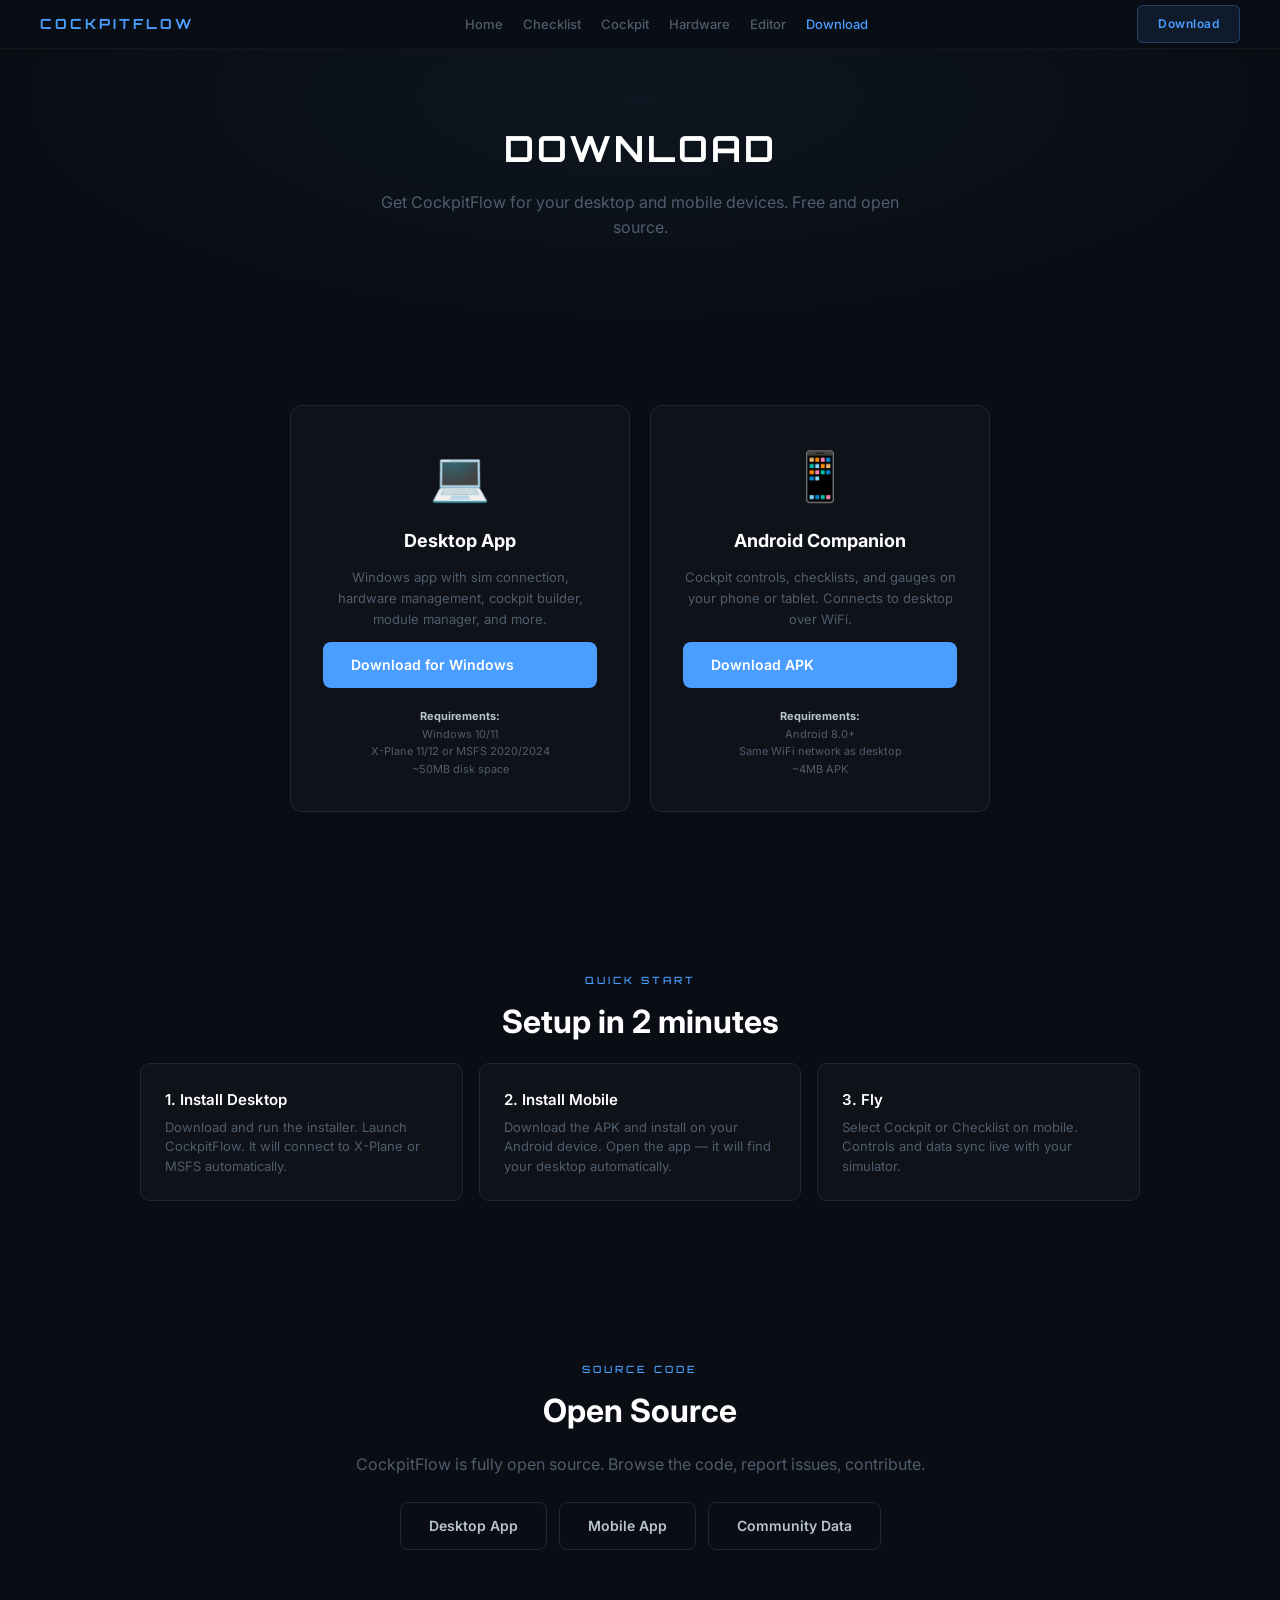
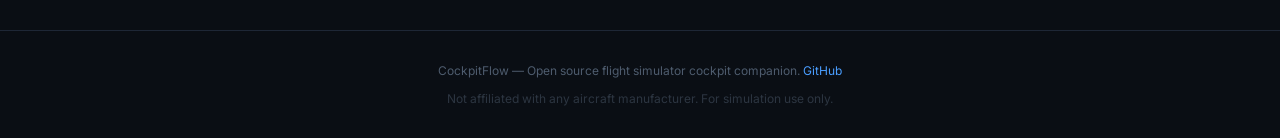
<file: download.html>
<!DOCTYPE html>
<html lang="en">
<head>
<meta charset="UTF-8">
<meta name="viewport" content="width=device-width, initial-scale=1.0">
<title>Download — CockpitFlow</title>
<meta name="description" content="Download CockpitFlow desktop app and Android companion.">

<link rel="stylesheet" href="style.css">
</head>
<body>
<nav></nav>


<div class="page-hero">
  <h1>DOWNLOAD</h1>
  <p>Get CockpitFlow for your desktop and mobile devices. Free and open source.</p>
</div>

<section>
  <div class="container">
    <div class="dl-cards">
      <div class="dl-card">
        <span class="emoji">&#128187;</span>
        <h3>Desktop App</h3>
        <p>Windows app with sim connection, hardware management, cockpit builder, module manager, and more.</p>
        <a href="https://github.com/CockpitFlow/cockpitflow/releases" class="btn btn-primary">Download for Windows</a>
        <div class="dl-req">
          <strong>Requirements:</strong><br>
          Windows 10/11<br>
          X-Plane 11/12 or MSFS 2020/2024<br>
          ~50MB disk space
        </div>
      </div>
      <div class="dl-card">
        <span class="emoji">&#128241;</span>
        <h3>Android Companion</h3>
        <p>Cockpit controls, checklists, and gauges on your phone or tablet. Connects to desktop over WiFi.</p>
        <a href="https://github.com/CockpitFlow/cockpitflow-mobile/releases" class="btn btn-primary">Download APK</a>
        <div class="dl-req">
          <strong>Requirements:</strong><br>
          Android 8.0+<br>
          Same WiFi network as desktop<br>
          ~4MB APK
        </div>
      </div>
    </div>
  </div>
</section>

<section style="background: var(--surface);">
  <div class="container" style="text-align: center;">
    <div class="section-label">QUICK START</div>
    <h2 class="section-title">Setup in 2 minutes</h2>
    <div class="features" style="grid-template-columns: repeat(3, 1fr); text-align: left;">
      <div class="feature">
        <h3>1. Install Desktop</h3>
        <p>Download and run the installer. Launch CockpitFlow. It will connect to X-Plane or MSFS automatically.</p>
      </div>
      <div class="feature">
        <h3>2. Install Mobile</h3>
        <p>Download the APK and install on your Android device. Open the app — it will find your desktop automatically.</p>
      </div>
      <div class="feature">
        <h3>3. Fly</h3>
        <p>Select Cockpit or Checklist on mobile. Controls and data sync live with your simulator.</p>
      </div>
    </div>
  </div>
</section>

<section>
  <div class="container" style="text-align:center">
    <div class="section-label">SOURCE CODE</div>
    <h2 class="section-title">Open Source</h2>
    <p class="section-desc" style="margin:0 auto 24px">CockpitFlow is fully open source. Browse the code, report issues, contribute.</p>
    <div class="btn-row">
      <a href="https://github.com/CockpitFlow/cockpitflow" class="btn btn-secondary">Desktop App</a>
      <a href="https://github.com/CockpitFlow/cockpitflow-mobile" class="btn btn-secondary">Mobile App</a>
      <a href="https://github.com/CockpitFlow/cockpitflow-data" class="btn btn-secondary">Community Data</a>
    </div>
  </div>
</section>


<footer></footer>
<script src="components.js" defer></script>
</body>
</html>
</file>
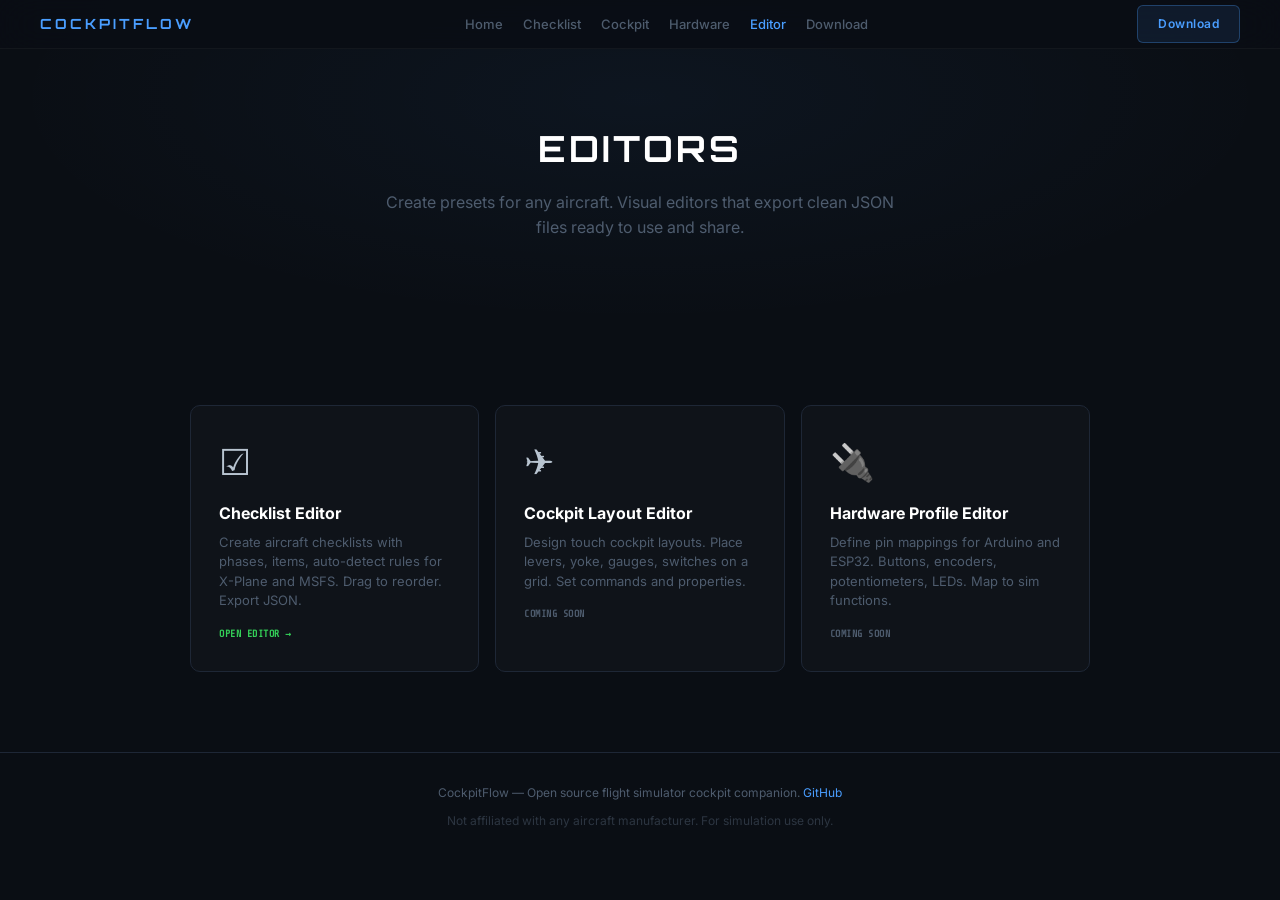
<file: editor.html>
<!DOCTYPE html>
<html lang="en">
<head>
<meta charset="UTF-8">
<meta name="viewport" content="width=device-width, initial-scale=1.0">
<title>Editors — CockpitFlow</title>
<link rel="stylesheet" href="style.css">
</head>
<body>
<nav></nav>


<div class="page-hero">
  <h1>EDITORS</h1>
  <p>Create presets for any aircraft. Visual editors that export clean JSON files ready to use and share.</p>
</div>

<section class="hub">
  <div class="hub-grid">
    <a href="checklist-editor.html" class="hub-card">
      <div class="hub-card-icon">&#9745;</div>
      <h3>Checklist Editor</h3>
      <p>Create aircraft checklists with phases, items, auto-detect rules for X-Plane and MSFS. Drag to reorder. Export JSON.</p>
      <span class="hub-badge ready">OPEN EDITOR &rarr;</span>
    </a>
    <div class="hub-card" style="cursor:default;">
      <div class="hub-card-icon">&#9992;</div>
      <h3>Cockpit Layout Editor</h3>
      <p>Design touch cockpit layouts. Place levers, yoke, gauges, switches on a grid. Set commands and properties.</p>
      <span class="hub-badge soon">COMING SOON</span>
    </div>
    <div class="hub-card" style="cursor:default;">
      <div class="hub-card-icon">&#128268;</div>
      <h3>Hardware Profile Editor</h3>
      <p>Define pin mappings for Arduino and ESP32. Buttons, encoders, potentiometers, LEDs. Map to sim functions.</p>
      <span class="hub-badge soon">COMING SOON</span>
    </div>
  </div>
</section>


<footer></footer>
<script src="components.js" defer></script>
</body>
</html>
</file>
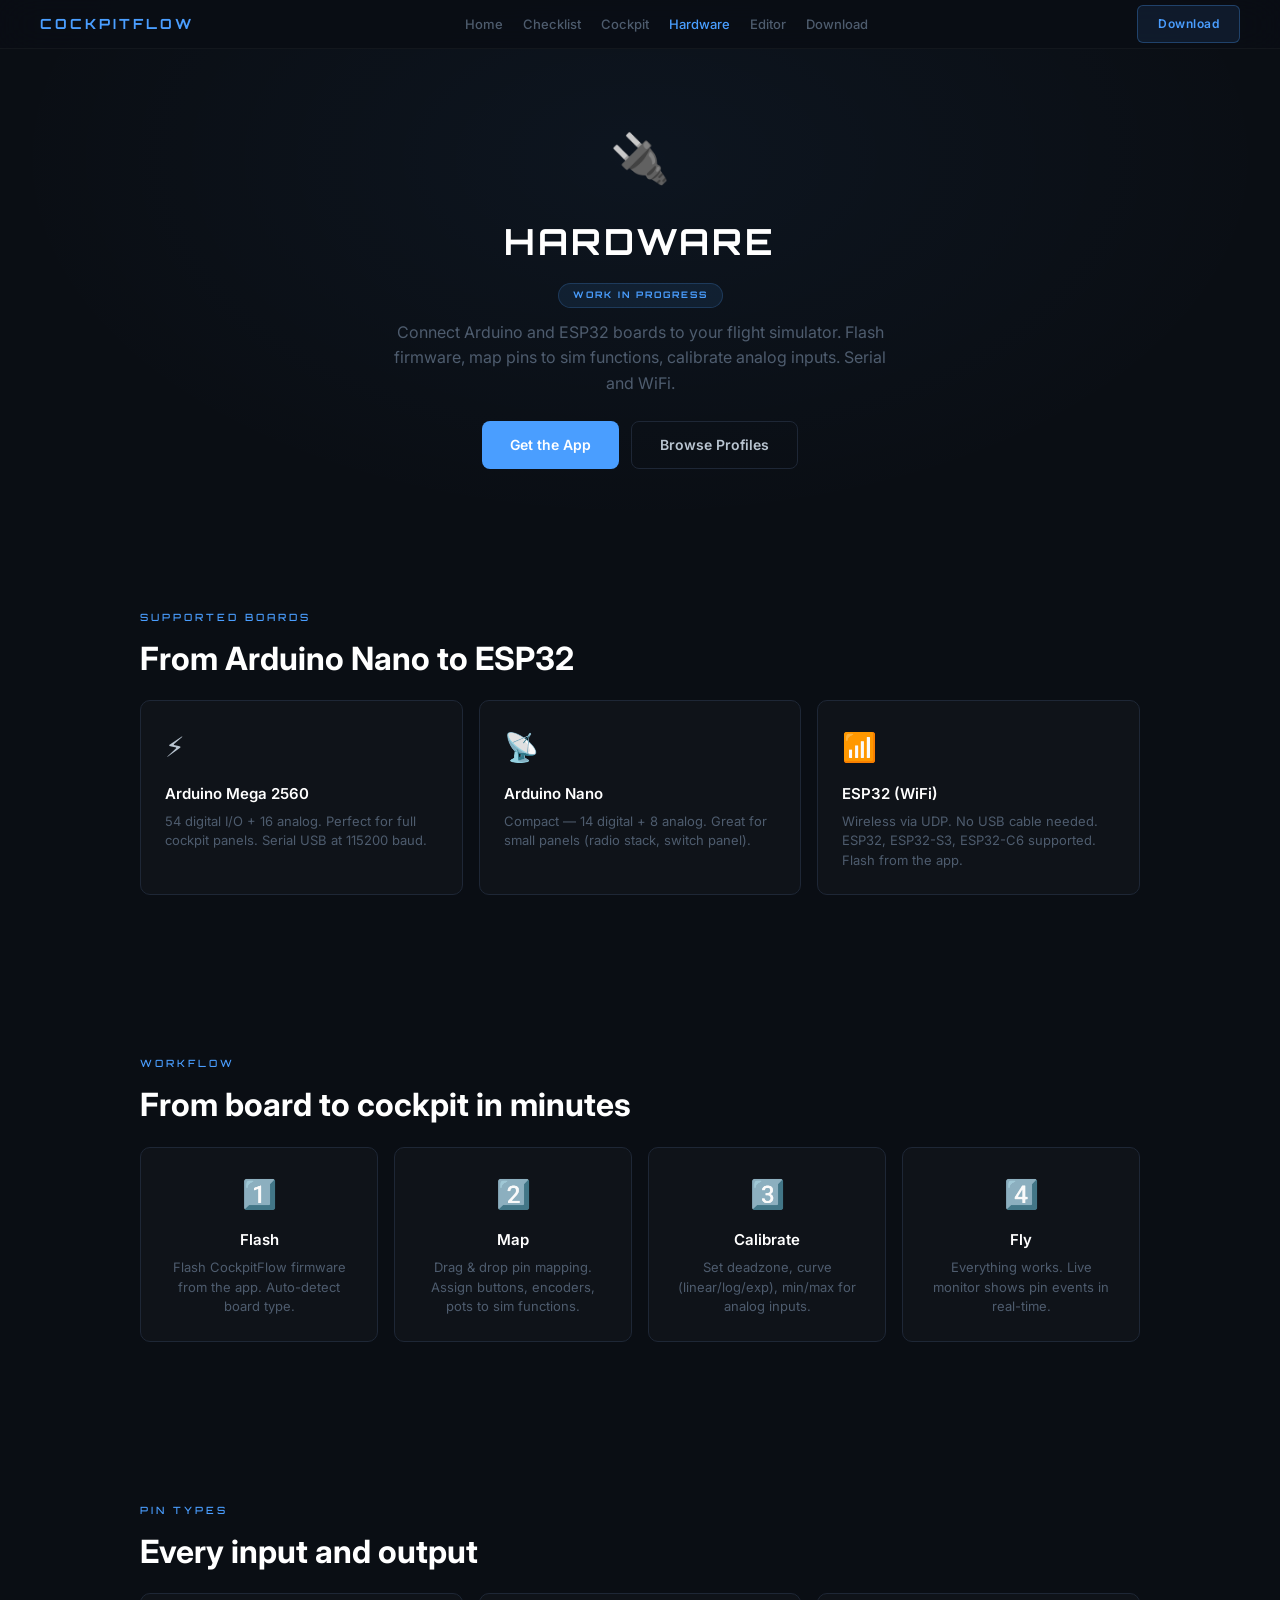
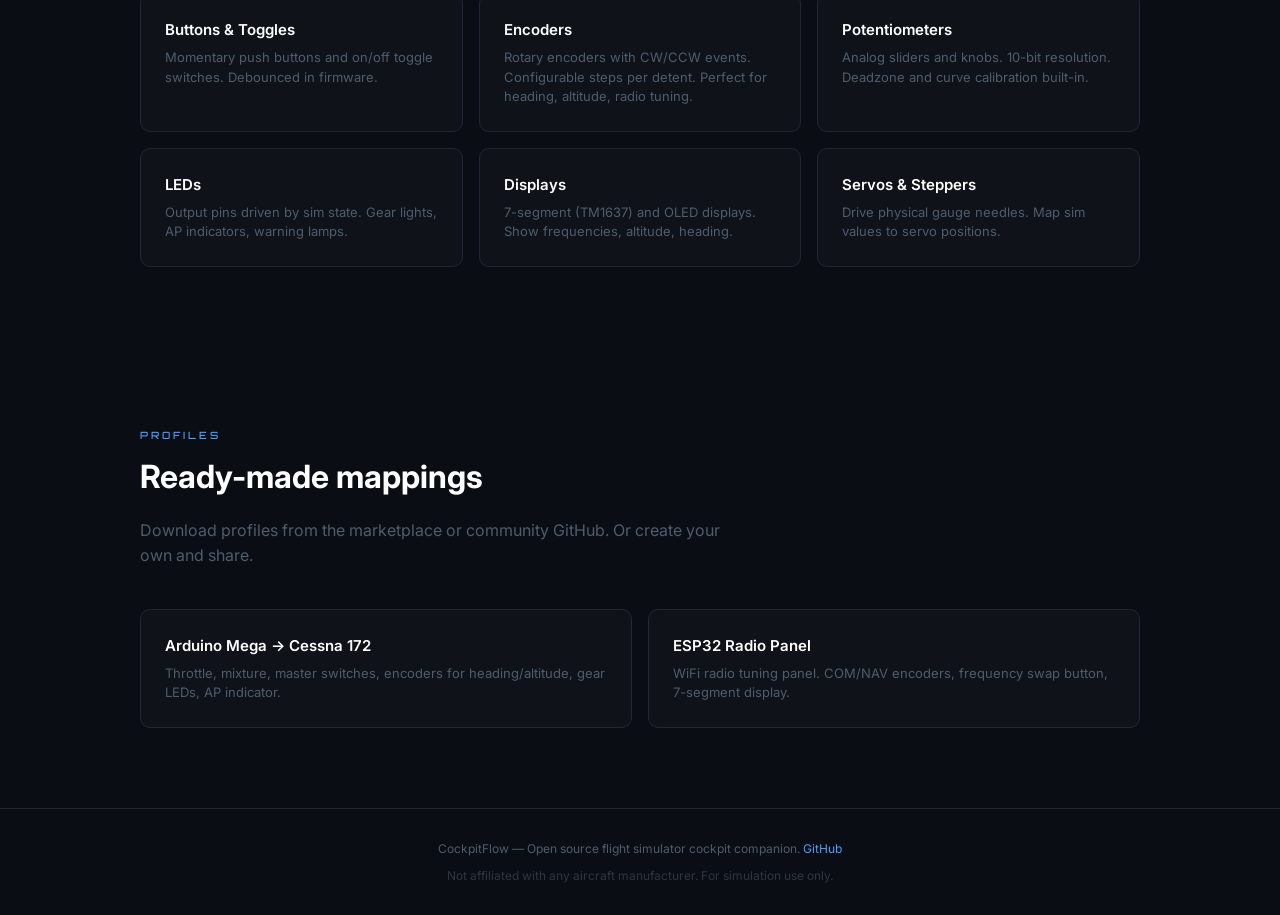
<file: hardware.html>
<!DOCTYPE html>
<html lang="en">
<head>
<meta charset="UTF-8">
<meta name="viewport" content="width=device-width, initial-scale=1.0">
<title>Hardware Integration — CockpitFlow</title>
<meta name="description" content="Connect Arduino and ESP32 to your flight simulator. Flash firmware, map pins, calibrate analog inputs.">

<link rel="stylesheet" href="style.css">
</head>
<body>
<nav></nav>


<div class="page-hero">
  <span class="emoji">&#128268;</span>
  <h1>HARDWARE</h1>
  <div style="display:inline-block;padding:4px 14px;background:rgba(74,158,255,.1);border:1px solid rgba(74,158,255,.2);border-radius:20px;font-family:'Orbitron',sans-serif;font-size:9px;font-weight:700;letter-spacing:2px;color:var(--cf-accent);margin-bottom:12px">WORK IN PROGRESS</div>
  <p>Connect Arduino and ESP32 boards to your flight simulator. Flash firmware, map pins to sim functions, calibrate analog inputs. Serial and WiFi.</p>
  <div class="btn-row">
    <a href="download.html" class="btn btn-primary">Get the App</a>
    <a href="https://github.com/CockpitFlow/cockpitflow-data/tree/main/hardware" class="btn btn-secondary">Browse Profiles</a>
  </div>
</div>

<section>
  <div class="container">
    <div class="section-label">SUPPORTED BOARDS</div>
    <h2 class="section-title">From Arduino Nano to ESP32</h2>
    <div class="features">
      <div class="feature">
        <div class="feature-icon">&#9889;</div>
        <h3>Arduino Mega 2560</h3>
        <p>54 digital I/O + 16 analog. Perfect for full cockpit panels. Serial USB at 115200 baud.</p>
      </div>
      <div class="feature">
        <div class="feature-icon">&#128225;</div>
        <h3>Arduino Nano</h3>
        <p>Compact — 14 digital + 8 analog. Great for small panels (radio stack, switch panel).</p>
      </div>
      <div class="feature">
        <div class="feature-icon">&#128246;</div>
        <h3>ESP32 (WiFi)</h3>
        <p>Wireless via UDP. No USB cable needed. ESP32, ESP32-S3, ESP32-C6 supported. Flash from the app.</p>
      </div>
    </div>
  </div>
</section>

<section style="background: var(--surface);">
  <div class="container">
    <div class="section-label">WORKFLOW</div>
    <h2 class="section-title">From board to cockpit in minutes</h2>
    <div class="features" style="grid-template-columns: repeat(4, 1fr);">
      <div class="feature" style="text-align:center">
        <div class="feature-icon">1&#65039;&#8419;</div>
        <h3>Flash</h3>
        <p>Flash CockpitFlow firmware from the app. Auto-detect board type.</p>
      </div>
      <div class="feature" style="text-align:center">
        <div class="feature-icon">2&#65039;&#8419;</div>
        <h3>Map</h3>
        <p>Drag & drop pin mapping. Assign buttons, encoders, pots to sim functions.</p>
      </div>
      <div class="feature" style="text-align:center">
        <div class="feature-icon">3&#65039;&#8419;</div>
        <h3>Calibrate</h3>
        <p>Set deadzone, curve (linear/log/exp), min/max for analog inputs.</p>
      </div>
      <div class="feature" style="text-align:center">
        <div class="feature-icon">4&#65039;&#8419;</div>
        <h3>Fly</h3>
        <p>Everything works. Live monitor shows pin events in real-time.</p>
      </div>
    </div>
  </div>
</section>

<section>
  <div class="container">
    <div class="section-label">PIN TYPES</div>
    <h2 class="section-title">Every input and output</h2>
    <div class="features" style="grid-template-columns: repeat(3, 1fr);">
      <div class="feature">
        <h3>Buttons & Toggles</h3>
        <p>Momentary push buttons and on/off toggle switches. Debounced in firmware.</p>
      </div>
      <div class="feature">
        <h3>Encoders</h3>
        <p>Rotary encoders with CW/CCW events. Configurable steps per detent. Perfect for heading, altitude, radio tuning.</p>
      </div>
      <div class="feature">
        <h3>Potentiometers</h3>
        <p>Analog sliders and knobs. 10-bit resolution. Deadzone and curve calibration built-in.</p>
      </div>
      <div class="feature">
        <h3>LEDs</h3>
        <p>Output pins driven by sim state. Gear lights, AP indicators, warning lamps.</p>
      </div>
      <div class="feature">
        <h3>Displays</h3>
        <p>7-segment (TM1637) and OLED displays. Show frequencies, altitude, heading.</p>
      </div>
      <div class="feature">
        <h3>Servos & Steppers</h3>
        <p>Drive physical gauge needles. Map sim values to servo positions.</p>
      </div>
    </div>
  </div>
</section>

<section style="background: var(--surface);">
  <div class="container">
    <div class="section-label">PROFILES</div>
    <h2 class="section-title">Ready-made mappings</h2>
    <p class="section-desc">Download profiles from the marketplace or community GitHub. Or create your own and share.</p>
    <div class="features" style="grid-template-columns: 1fr 1fr;">
      <div class="feature">
        <h3>Arduino Mega → Cessna 172</h3>
        <p>Throttle, mixture, master switches, encoders for heading/altitude, gear LEDs, AP indicator.</p>
      </div>
      <div class="feature">
        <h3>ESP32 Radio Panel</h3>
        <p>WiFi radio tuning panel. COM/NAV encoders, frequency swap button, 7-segment display.</p>
      </div>
    </div>
  </div>
</section>


<footer></footer>
<script src="components.js" defer></script>
</body>
</html>
</file>
<file: style.css>
/* CockpitFlow Site — imports shared theme + adds site-specific styles */
@import url('cf-theme.css');

/* ═══════════════════ NAV (site-specific) ═══════════════════ */
nav {
  position: fixed; top: 0; left: 0; right: 0; z-index: 100;
  display: flex; align-items: center; justify-content: space-between;
  padding: 12px 40px; height: var(--cf-nav-height);
  background: rgba(10, 14, 20, .85);
  backdrop-filter: blur(20px);
  border-bottom: 1px solid rgba(255,255,255,.04);
}
.nav-brand { display: flex; align-items: center; gap: 10px; text-decoration: none; }
.nav-name { font-family: var(--cf-font-display); font-size: 14px; font-weight: 700; color: var(--cf-accent); letter-spacing: 3px; }
.nav-links { display: flex; gap: 20px; }
.nav-links a { color: var(--cf-dim); text-decoration: none; font-size: 13px; font-weight: 500; transition: color .15s; }
.nav-links a:hover { color: var(--cf-text); }
.nav-links a.active { color: var(--cf-accent); }
.nav-cta {
  padding: 8px 20px; background: rgba(74,158,255,.1);
  border: 1px solid rgba(74,158,255,.3); border-radius: var(--cf-radius-md);
  color: var(--cf-accent); font-size: 12px; font-weight: 600;
  text-decoration: none; letter-spacing: .5px; transition: all .15s;
}
.nav-cta:hover { background: rgba(74,158,255,.2); }

/* ═══════════════════ LAYOUT ═══════════════════ */
section { padding: 80px 20px; }
section.alt { background: var(--cf-surface); }
.container { max-width: 1000px; margin: 0 auto; }
.section-label {
  font-family: var(--cf-font-display); font-size: 10px; font-weight: 500;
  color: var(--cf-accent); letter-spacing: 3px; margin-bottom: 8px;
}
.section-title { font-size: 32px; font-weight: 700; color: #fff; margin-bottom: 16px; }
.section-desc { font-size: 16px; color: var(--cf-dim); max-width: 600px; margin-bottom: 40px; }

/* ═══════════════════ HEROES ═══════════════════ */
.hero {
  min-height: 100vh; display: flex; flex-direction: column;
  align-items: center; justify-content: center; text-align: center;
  padding: 120px 20px 80px; position: relative;
}
.hero::before, .page-hero::before {
  content: ''; position: absolute; inset: 0;
  background: radial-gradient(ellipse at 50% 30%, rgba(74,158,255,.05) 0%, transparent 70%);
  pointer-events: none;
}
.hero h1 {
  font-family: var(--cf-font-display); font-size: 48px; font-weight: 700;
  color: #fff; letter-spacing: 8px; margin-bottom: 12px; position: relative;
}
.hero p { font-size: 18px; color: var(--cf-dim); max-width: 520px; margin-bottom: 32px; position: relative; }
.hero-btns { display: flex; gap: 12px; position: relative; }

.page-hero {
  padding: 120px 20px 60px; text-align: center; position: relative;
}
.page-hero h1 {
  font-family: var(--cf-font-display); font-size: 36px; font-weight: 700;
  color: #fff; letter-spacing: 3px; margin-bottom: 12px; position: relative;
}
.page-hero p { font-size: 16px; color: var(--cf-dim); max-width: 520px; margin: 0 auto 24px; position: relative; }
.page-hero .emoji { font-size: 48px; margin-bottom: 16px; display: block; position: relative; }

/* ═══════════════════ SITE BUTTONS (extend cf-btn) ═══════════════════ */
.btn { padding: 12px 28px; border-radius: var(--cf-radius-lg); font-size: 14px; font-weight: 600; text-decoration: none; transition: all .15s; display: inline-flex; align-items: center; gap: 8px; cursor: pointer; }
.btn-primary { background: var(--cf-accent); color: #fff; border: none; }
.btn-primary:hover { background: #5aadff; }
.btn-secondary { background: transparent; color: var(--cf-text); border: 1px solid var(--cf-border); }
.btn-secondary:hover { border-color: var(--cf-dim); }
.btn-row { display: flex; gap: 12px; justify-content: center; position: relative; }

/* ═══════════════════ FEATURE CARDS ═══════════════════ */
.features { display: grid; grid-template-columns: repeat(3, 1fr); gap: 16px; }
.features.cols-2 { grid-template-columns: repeat(2, 1fr); }
.features.cols-4 { grid-template-columns: repeat(4, 1fr); }
.feature { padding: 24px; background: var(--cf-surface); border: 1px solid var(--cf-border); border-radius: var(--cf-radius-xl); transition: border-color .15s; }
.feature:hover { border-color: rgba(74,158,255,.2); }
.feature-icon { font-size: 28px; margin-bottom: 12px; }
.feature h3 { font-size: 15px; font-weight: 600; color: #fff; margin-bottom: 6px; }
.feature p { font-size: 13px; color: var(--cf-dim); line-height: 1.5; }
.feature.center { text-align: center; }

/* ═══════════════════ HUB CARDS ═══════════════════ */
.hub-grid { display: grid; grid-template-columns: repeat(auto-fit, minmax(280px, 1fr)); gap: 16px; max-width: 900px; margin: 0 auto; }
.hub-card { display: block; padding: 28px; background: var(--cf-surface); border: 1px solid var(--cf-border); border-radius: var(--cf-radius-xl); text-decoration: none; color: inherit; transition: all .15s; }
.hub-card:hover { border-color: rgba(74,158,255,.3); }
.hub-card-icon { font-size: 36px; margin-bottom: 10px; }
.hub-card h3 { font-size: 16px; color: #fff; margin-bottom: 6px; }
.hub-card p { font-size: 13px; color: var(--cf-dim); line-height: 1.5; margin-bottom: 10px; }
.hub-badge { font-family: var(--cf-font-mono); font-size: 10px; font-weight: 600; letter-spacing: .5px; }
.hub-badge.ready { color: var(--cf-green); }
.hub-badge.soon { color: var(--cf-dim); }

/* ═══════════════════ DOWNLOAD CARDS ═══════════════════ */
.dl-cards { display: grid; grid-template-columns: 1fr 1fr; gap: 20px; max-width: 700px; margin: 0 auto; }
.dl-card { padding: 32px; background: var(--cf-surface); border: 1px solid var(--cf-border); border-radius: var(--cf-radius-2xl); text-align: center; display: flex; flex-direction: column; gap: 12px; }
.dl-card .emoji { font-size: 48px; }
.dl-card h3 { font-size: 18px; color: #fff; }
.dl-card p { font-size: 13px; color: var(--cf-dim); flex: 1; }
.dl-req { font-size: 11px; color: var(--cf-dim); margin-top: 8px; }
.dl-req strong { color: var(--cf-text); }

/* ═══════════════════ STEPS / TOOLS / COMMUNITY ═══════════════════ */
.steps { display: flex; gap: 24px; margin-top: 40px; }
.step { flex: 1; padding: 24px; background: var(--cf-surface); border: 1px solid var(--cf-border); border-radius: var(--cf-radius-xl); text-align: center; }
.step-num { font-family: var(--cf-font-display); font-size: 32px; font-weight: 700; color: rgba(74,158,255,.2); margin-bottom: 12px; }
.step h3 { font-size: 14px; font-weight: 600; color: #fff; margin-bottom: 6px; }
.step p { font-size: 12px; color: var(--cf-dim); }

.tools { display: grid; grid-template-columns: 1fr 1fr; gap: 16px; margin-top: 40px; }
.tool { padding: 24px; background: var(--cf-surface); border: 1px solid var(--cf-border); border-radius: var(--cf-radius-xl); display: flex; flex-direction: column; gap: 8px; }
.tool h3 { font-size: 15px; color: #fff; }
.tool p { font-size: 13px; color: var(--cf-dim); flex: 1; }
.tool a { color: var(--cf-accent); font-size: 12px; font-weight: 600; text-decoration: none; }
.tool a:hover { text-decoration: underline; }

.comm-grid { display: grid; grid-template-columns: repeat(3, 1fr); gap: 16px; margin-top: 40px; }
.comm-card { padding: 20px; background: var(--cf-surface); border: 1px solid var(--cf-border); border-radius: var(--cf-radius-xl); text-align: center; }
.comm-card h3 { font-size: 24px; font-weight: 700; color: var(--cf-accent); margin-bottom: 4px; }
.comm-card p { font-size: 12px; color: var(--cf-dim); }

/* ═══════════════════ CODE BLOCK ═══════════════════ */
.code-block { background: var(--cf-surface); border: 1px solid var(--cf-border); border-radius: var(--cf-radius-lg); padding: 20px; overflow-x: auto; margin: 20px 0; }
.code-block pre { font-family: var(--cf-font-mono); font-size: 12px; color: var(--cf-dim); line-height: 1.6; }
.code-block .key { color: var(--cf-accent); }
.code-block .str { color: var(--cf-green); }
.code-block .num { color: var(--cf-amber); }

/* ═══════════════════ COMPARISON TABLE ═══════════════════ */
.cmp-table { width: 100%; border-collapse: collapse; margin-top: 20px; }
.cmp-table th, .cmp-table td { padding: 10px 14px; text-align: left; font-size: 13px; border-bottom: 1px solid var(--cf-border); }
.cmp-table th { color: var(--cf-dim); font-size: 11px; font-weight: 600; letter-spacing: .5px; }
.cmp-table td:first-child { color: #fff; font-weight: 500; }
.cmp-yes { color: var(--cf-green); }
.cmp-no { color: var(--cf-dim); }

/* ═══════════════════ TUTORIAL ═══════════════════ */
.tut-steps { display: flex; flex-direction: column; gap: 24px; margin-top: 30px; }
.tut-step { display: flex; gap: 20px; align-items: flex-start; }
.tut-num { font-family: var(--cf-font-display); font-size: 28px; font-weight: 700; color: rgba(74,158,255,.15); flex-shrink: 0; width: 40px; }
.tut-content { flex: 1; }
.tut-content h3 { font-size: 15px; color: #fff; margin-bottom: 4px; }
.tut-content p { font-size: 13px; color: var(--cf-dim); }

/* ═══════════════════ FOOTER ═══════════════════ */
footer {
  text-align: center; padding: 30px 40px;
  border-top: 1px solid var(--cf-border);
  font-size: 12px; color: var(--cf-dim);
}
footer a { color: var(--cf-accent); text-decoration: none; }
footer a:hover { text-decoration: underline; }

/* ═══════════════════ RESPONSIVE ═══════════════════ */
@media (max-width: 768px) {
  nav { padding: 10px 16px; }
  .nav-links { display: none; }
  .hero h1 { font-size: 28px; letter-spacing: 3px; }
  .page-hero h1 { font-size: 24px; }
  .section-title { font-size: 24px; }
  .features, .features.cols-2, .features.cols-4 { grid-template-columns: 1fr; }
  .steps { flex-direction: column; }
  .tools { grid-template-columns: 1fr; }
  .comm-grid { grid-template-columns: 1fr; }
  .dl-cards { grid-template-columns: 1fr; }
}
</file>
